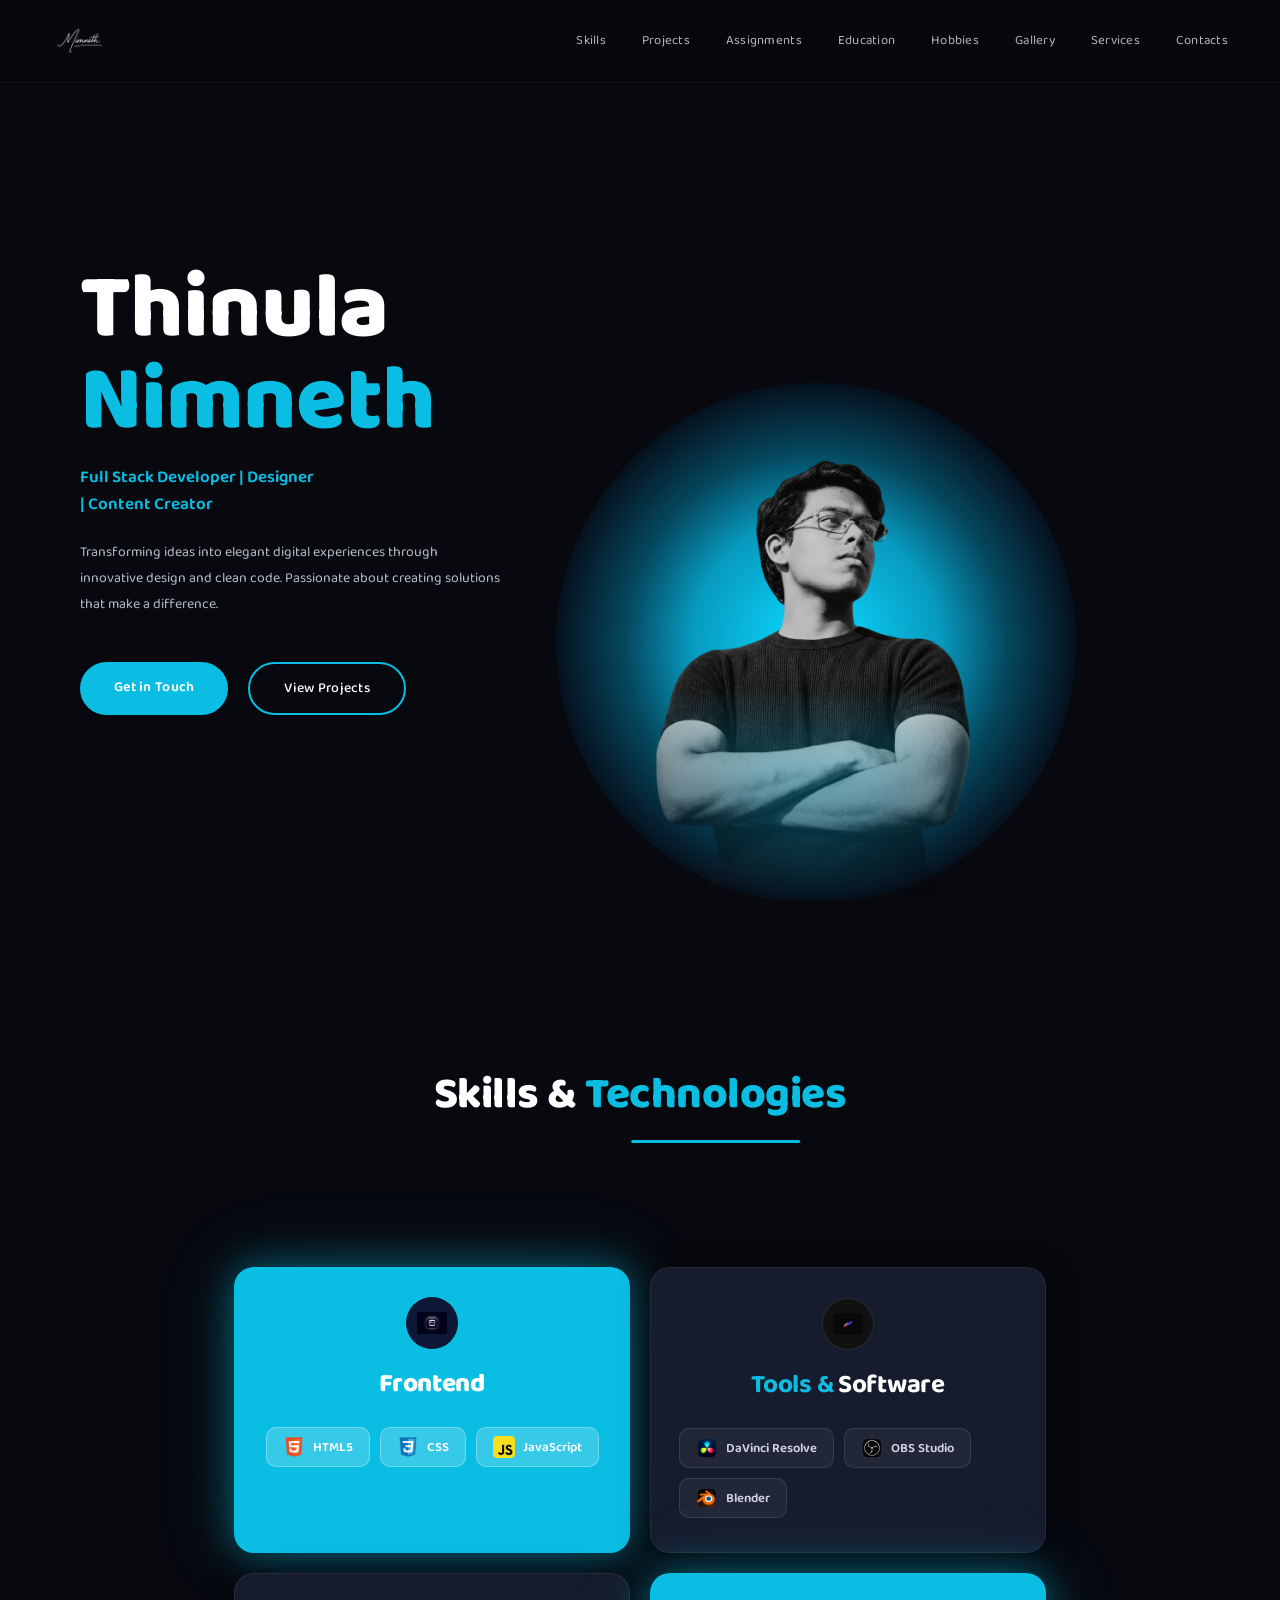
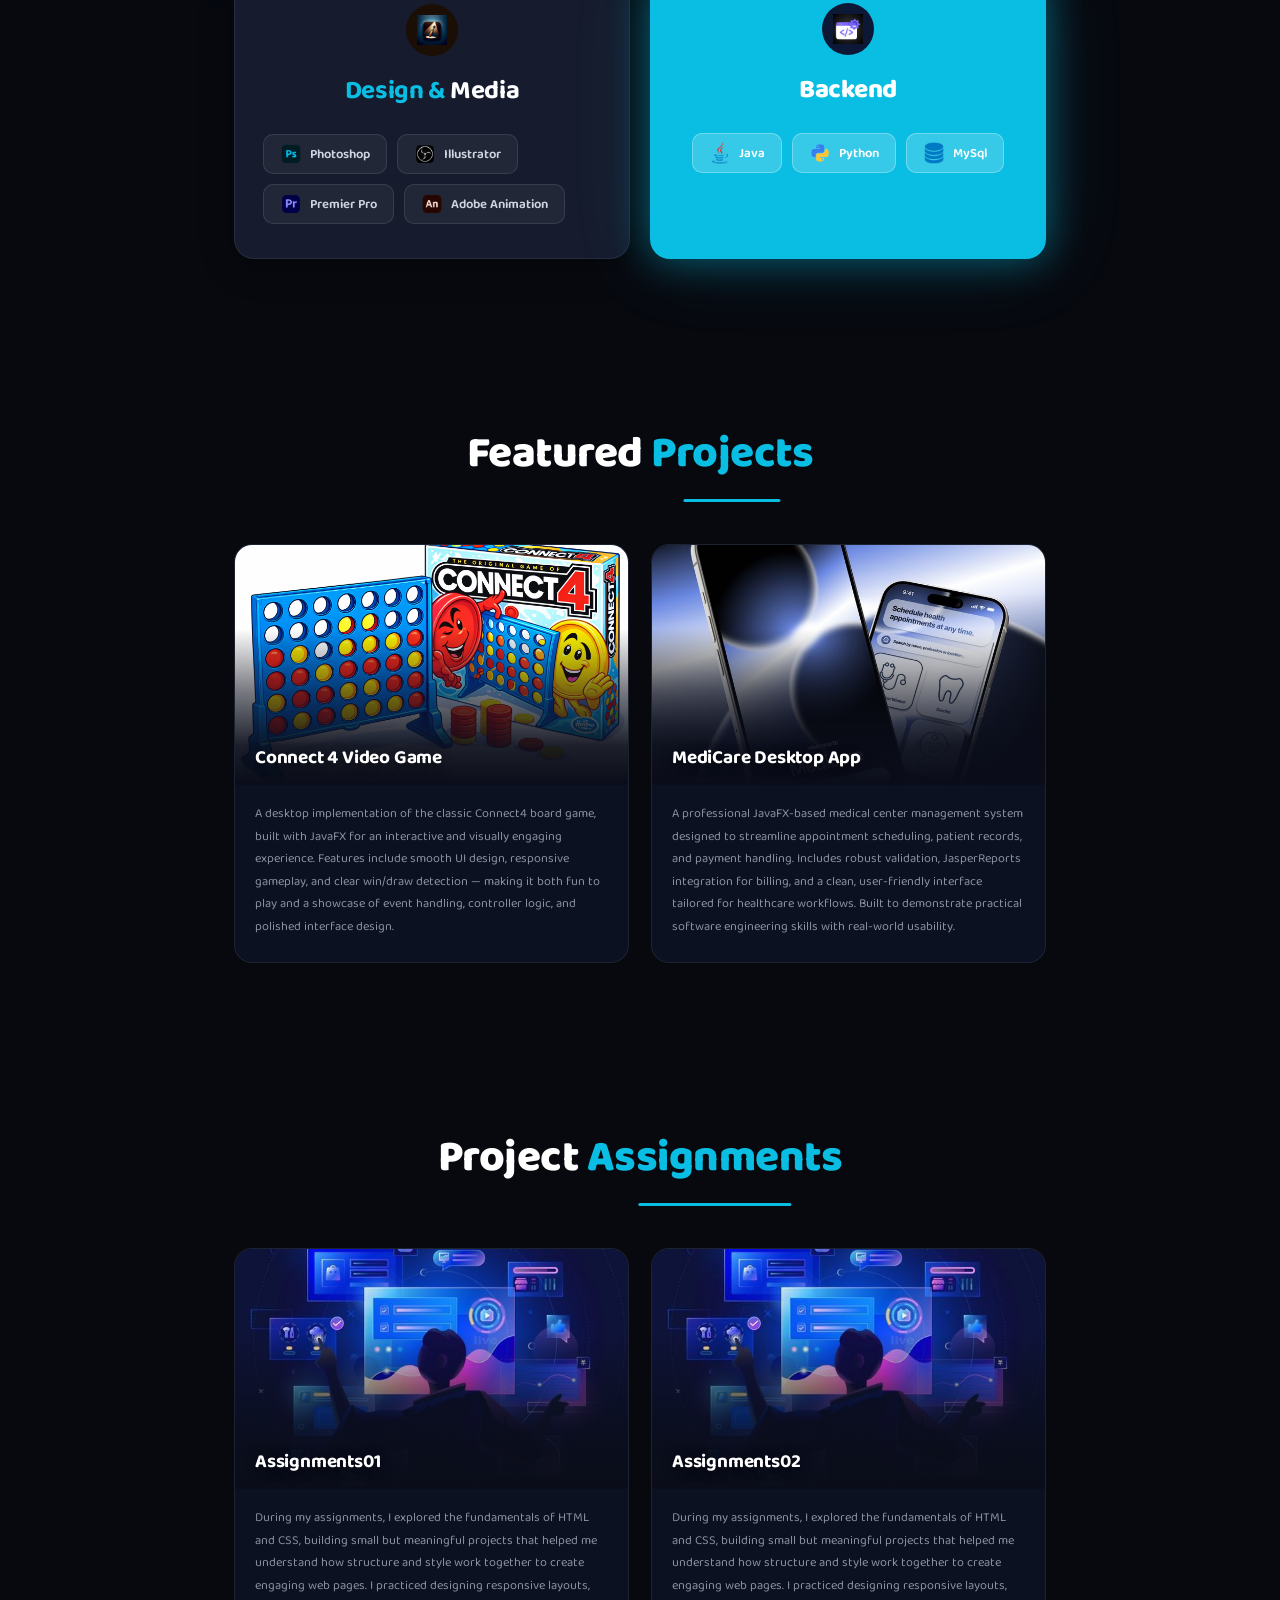
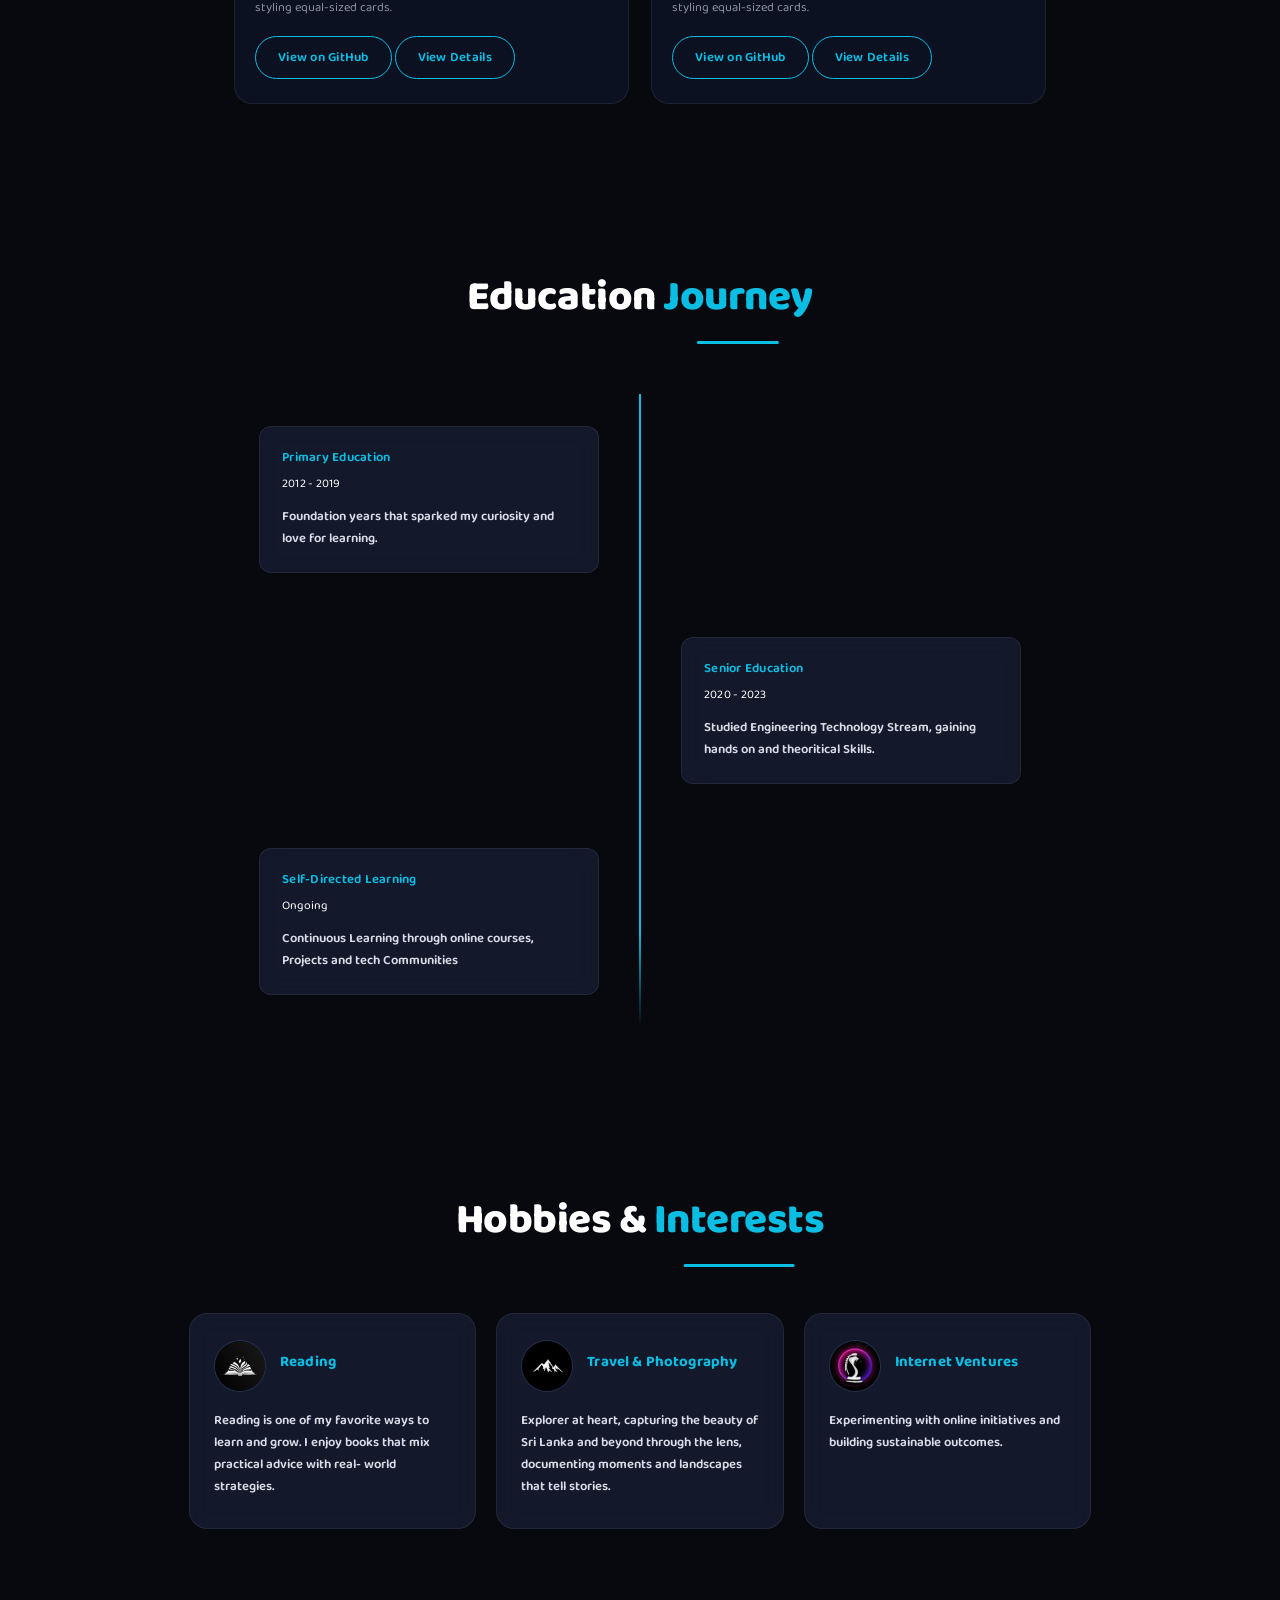
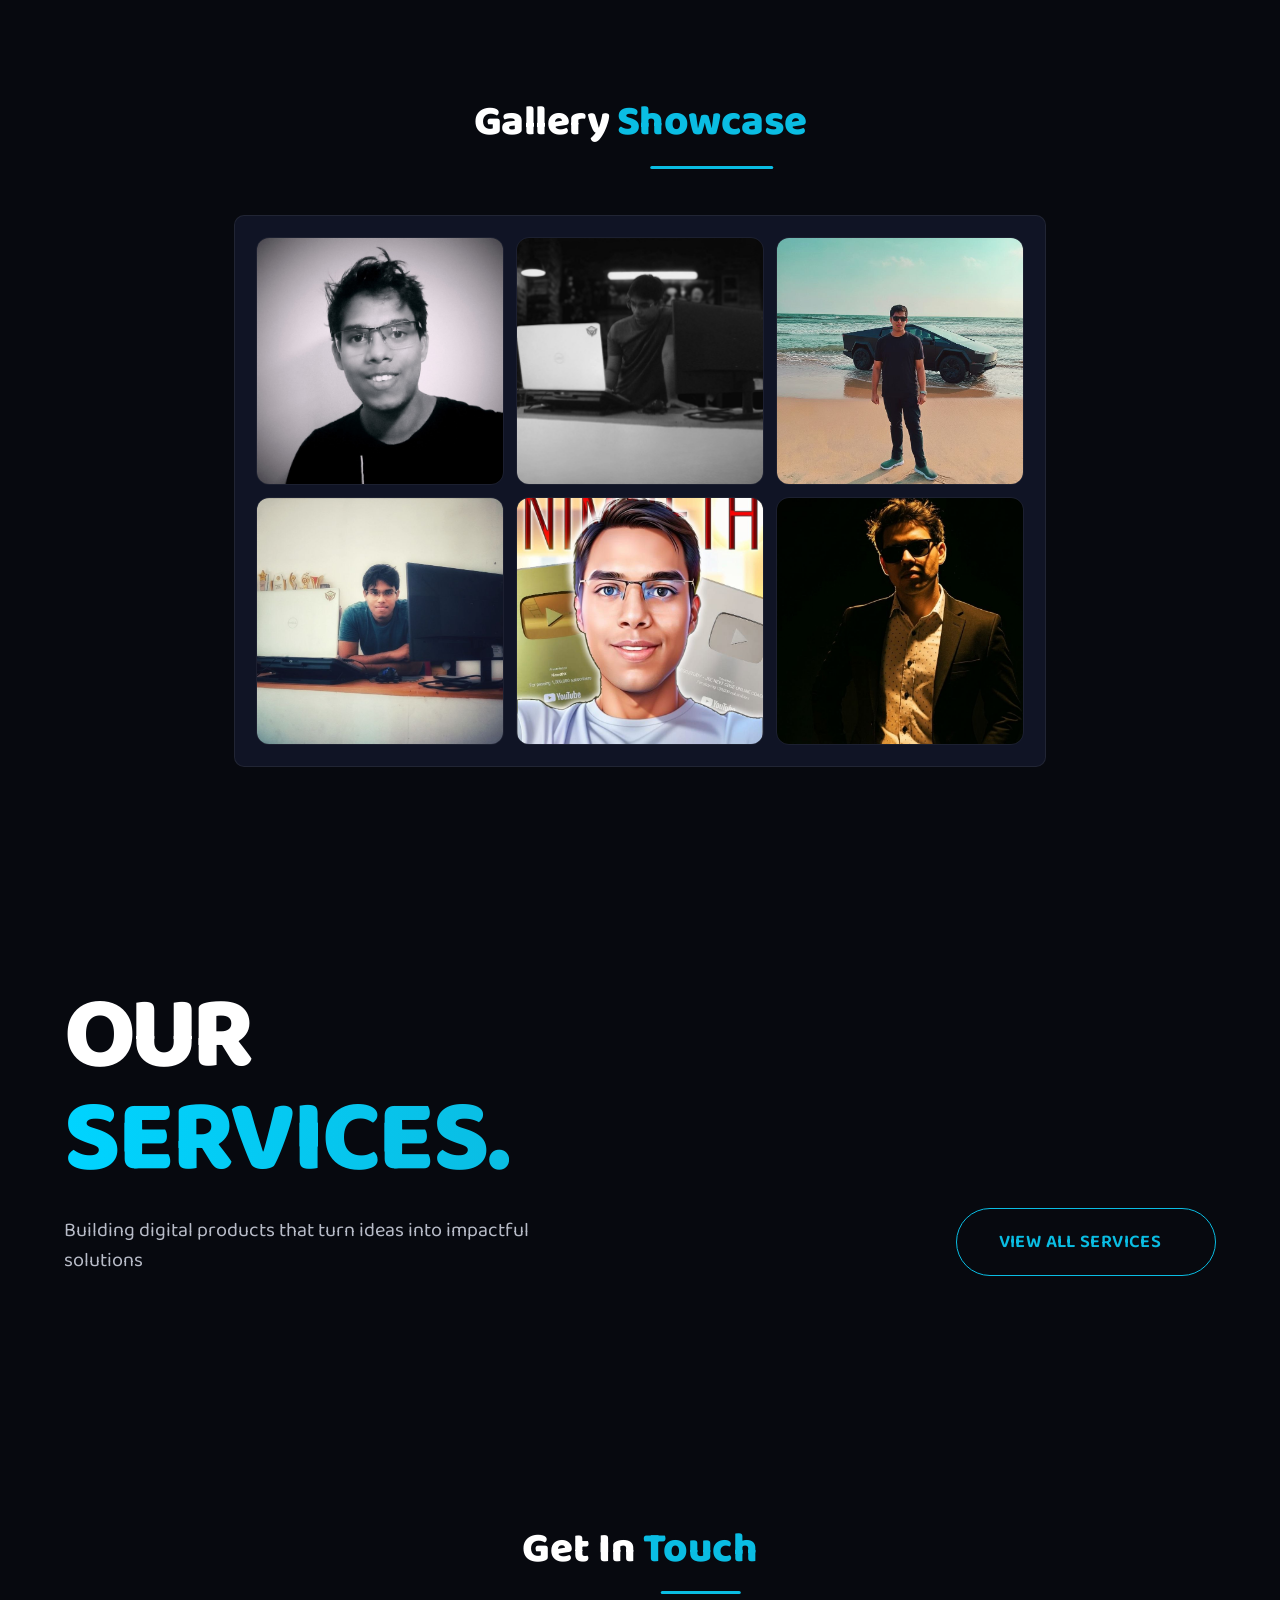
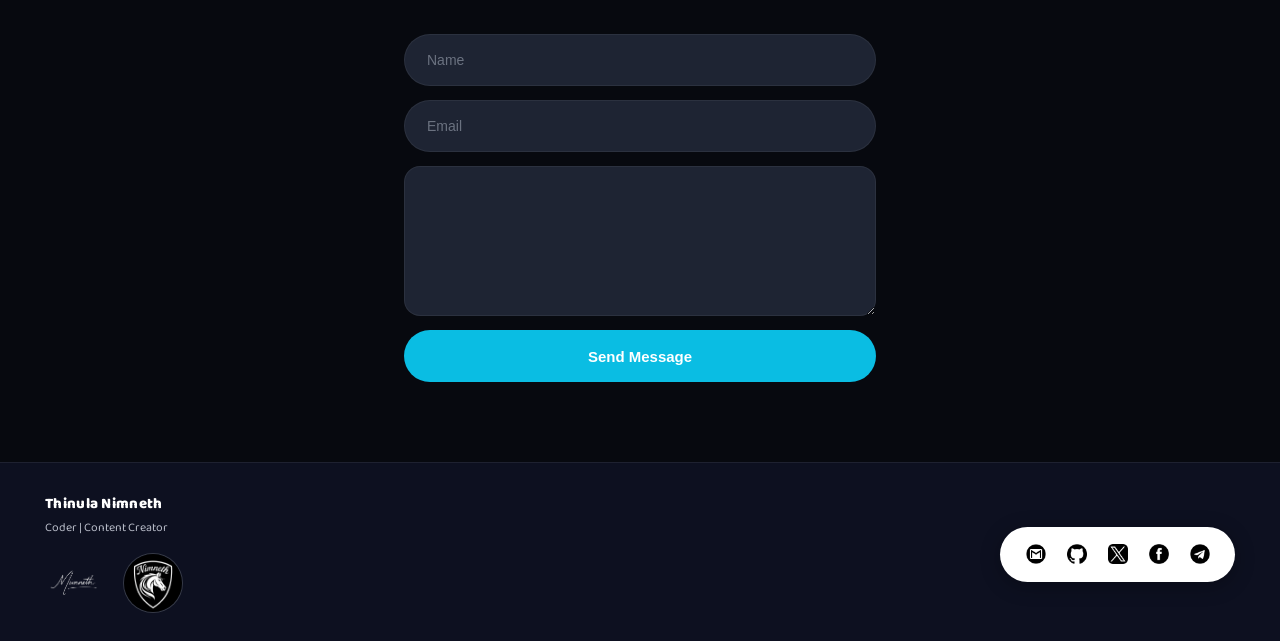
<file: index.html>
<!DOCTYPE html>
<html lang="en">
<head>
    <meta charset="UTF-8">
    <meta name="viewport" content="width=device-width, initial-scale=1.0">
    
    <title>Nimneth</title>


    <!-- google link font -->

    <link rel="preconnect" href="https://fonts.googleapis.com">
    <link rel="preconnect" href="https://fonts.gstatic.com" crossorigin>
    <link href="https://fonts.googleapis.com/css2?family=Baloo+Bhai+2:wght@400;500;600;700;800&display=swap" rel="stylesheet">


    <!-- mylogoiconin_tab -->
     <link rel="icon" type="image" href="assets/signature.png">


    <link rel="stylesheet" href="style.css">

</head>


<body>

    
    
    <div id="navbar">

            <div class="nav-row1">
            <div class="nav-logo">
                <img src="assets/signature.png" alt="Nimneth">
               
            </div>

           <nav class="nav-right">
            <a href="#skills">Skills</a>
            <a href="#projects">Projects</a>
            <a href="#assignment">Assignments</a> 
            <a href="#education">Education</a>
            <a href="#hobbies">Hobbies</a>
            <a href="#gallery">Gallery</a>
            <a href="#services-pro">Services</a>
            <a href="#contacts">Contacts</a>
           </nav>


              <!-- burger button -->
             <button class="burger" id="burger" aria-label="Toggle menu">
               <span></span>
               <span></span>
               <span></span>
             </button>
           

        </div>


          
                   <!-- button -->

            <div class="mobile-menu" id="mobile-menu">
                 <a href="#skills">Skills</a>
                 <a href="#projects">Projects</a>
                 <a href="#assignment">Assignments</a>
                 <a href="#education">Education</a>
                 <a href="#hobbies">Hobbies</a>
                 <a href="#gallery">Gallery</a>
                 <a href="#services-pro">Services</a>
                 <a href="#contacts">Contacts</a>
             </div>



    </div>


    


 <section id="hero">

        

        <div class="hero-left">
            <h1 class="hero-name">
                <span class="name-white">Thinula</span>
                <span class="name-cyan">Nimneth</span>
            </h1>

            <p class="hero-role">
                Full Stack Developer | Designer<br>
                | Content Creator

            </p>

            <p class="hero-desc">
                 Transforming ideas into elegant digital experiences through
                 innovative design and clean code. Passionate about creating
                 solutions that make a difference.
            </p>


            <div class="hero-btns">
                <a href="#contacts" class="btn-solid" >Get in Touch</a>
                <a href="#projects" class="btn-outline" >View Projects</a>
            </div>

        </div>


        <div class="hero-right">
          <div class="hero-glow"></div>
            <div class="hero-photo">
                <img src="assets/profilepic.png" alt="profile image"
            </div>
        </div>




    </section>






 <!-- skills -->

 
<section class="skill-section" id="skills">

  <h2 class="skill-section  autoShow">
    Skills &amp;&nbsp;<span class="cyan">Technologies</span>
  </h2>

  <div class="skill-grid">

   

    <div class="card-cyan">
      <div class="card-layout">
        <div class="card-icon-frontend">
          <img src="assets/icons/frontend.jpg" alt="frontend">
        </div>

        <div class="card-title">Frontend</div>

        <div class="pills">
          <div class="pill">
            <img src="assets/icons/html.png" alt="html5"> HTML5
          </div>
          <div class="pill">
            <img src="assets/icons/css.png" alt="css"> CSS
          </div>
          <div class="pill">
            <img src="assets/icons/javascript.png" alt="javascript"> JavaScript
          </div>
        </div>
      </div>
    </div>


    

    <div class="card-dark">
      <div class="card-layout">
        <div class="card-icon-tools">
          <img src="assets/icons/tools.jpg" alt="tools">
        </div>

        <div class="card-title">
          <span class="t-cyan">Tools &amp;&nbsp;</span><span class="t-white">Software</span>
        </div>

        <div class="pills">
          <div class="pill">
            <img src="assets/icons/davinci.png" alt="davinci_resolve"> DaVinci Resolve
          </div>
          <div class="pill">
            <img src="assets/icons/obs.png" alt="obs_studio"> OBS Studio
          </div>
          <div class="pill">
            <img src="assets/icons/blender.png" alt="blender"> Blender
          </div>
        </div>
      </div>
    </div>

  

    <div class="card-dark">
      <div class="card-layout">
        <div class="card-icon-design">
          <img src="assets/icons/design.jpg" alt="Design">
        </div>

        <div class="card-title">
          <span class="t-cyan">Design &amp;&nbsp;</span><span class="t-white">Media</span>
        </div>

        <div class="pills">
          <div class="pill">
            <img src="assets/icons/psd.png" alt="Photoshop"> Photoshop
          </div>
          <div class="pill">
            <img src="assets/icons/obs.png" alt="illustrator"> Illustrator
          </div>
          <div class="pill">
            <img src="assets/icons/adobe_premiere_pro.png" alt="Premier Pro"> Premier Pro
          </div>
          <div class="pill">
            <img src="assets/icons/animation.png" alt="Adobe Animation"> Adobe Animation
          </div>
        </div>
      </div>
    </div>

   

    <div class="card-cyan">
      <div class="card-layout">
        <div class="card-icon-backend">
          <img src="assets/icons/backend.jpg" alt="backend">
        </div>

        <div class="card-title">Backend</div>

        <div class="pills">
          <div class="pill">
            <img src="assets/icons/java_original_logo_icon_146458 (1).png" alt="Java"> Java
          </div>
          <div class="pill">
            <img src="assets/icons/python.png" alt="Python"> Python
          </div>
          <div class="pill">
            <img src="assets/icons/database.png" alt="MySql"> MySql
          </div>
        </div>
      </div>
    </div>

    

  </div>
</section>








 <!-- projects i did dev -->



 <section class="project-section"  id="projects">

    <h2 class="heading  autoShow">
        Featured <span class="cyan">Projects</span>
    </h2>

    <div class="proj-grid">

        <div class="project-card">

            <div class="proj-img">
                <img src="assets/icons/Connect4Game.png" alt="Connect4 videoGame">
                <h3 class="project-title">Connect 4 Video Game</h3>
            </div>

            <div class="proj-body">
                <p class="proj-desc">
                     A desktop implementation of the classic Connect4 board game,
                     built with JavaFX for an interactive and visually engaging experience.
                     Features include smooth UI design, responsive gameplay, and
                     clear win/draw detection — making it both fun to play and a
                     showcase of event handling, controller logic, and polished
                     interface design.
                </p>
            </div>
        </div>



          <div class="project-card">

            <div class="proj-img">
                <img src="assets/icons/mediapp.jpg" alt="MediCare Desktop App">
                <h3 class="project-title">MediCare Desktop App</h3>
            </div>

            <div class="proj-body">
                <p class="proj-desc">
                      A professional JavaFX-based medical center management system
                      designed to streamline appointment scheduling, patient records,
                      and payment handling. Includes robust validation, JasperReports
                      integration for billing, and a clean, user-friendly interface tailored for
                      healthcare workflows. Built to demonstrate practical software
                      engineering skills with real-world usability.
                </p>
            </div>
        </div>

    </div>


 </section>










 <!-- assignments sec -->




<section class="assignment-section" id="assignment">

  <h2 class="heading  autoShow">
    Project <span class="cyan">Assignments</span>
  </h2>


  <div class="assignment-grid">


    

    <div class="assignment-card">
      
      <div class="assignment-img">
        <img src="assets/icons/assignment.jpg" alt="Connect4 videoGame">
        <h3 class="assignment-title">Assignments01</h3>
      </div>
      <div class="assignment-body">

        <p class="assignment-desc">
          During my assignments, I explored the fundamentals of HTML and CSS, 
          building small but meaningful projects that helped me understand how 
          structure and style work together to create engaging web pages. I practiced
           designing responsive layouts, styling equal-sized cards.
       
        </p>

        <a href="https://github.com/ThinulaNimneth/CSS-EX-3"
           target="_blank" class="assignment-btn">
          View on GitHub
        </a>

        <a href="assignment_details01.html" class="assignment-btn">
        View Details
      </a>

      </div>
    </div>



    <div class="assignment-card">

      <div class="assignment-img">
        <img src="assets/icons/assignment.jpg" alt="MediCare Desktop App">
        <h3 class="assignment-title">Assignments02</h3>  
      </div>
      <div class="assignment-body">
        <p class="assignment-desc">

         During my assignments, I explored the fundamentals of HTML and CSS, 
          building small but meaningful projects that helped me understand how 
          structure and style work together to create engaging web pages. I practiced
           designing responsive layouts, styling equal-sized cards.
        </p>

        <a href="https://github.com/ThinulaNimneth/CSS-EX-4"
           target="_blank" class="assignment-btn">
          View on GitHub
        </a>  

        <a href="assignment_details02.html" class="assignment-btn">
        View Details
      </a>
      </div>
    </div>

  </div>

</section>








   <!-- education section dev -->



<section class="edu-section" id="education">

  <h2 class="heading autoShow">
    Education <span class="cyan">Journey</span>
  </h2>

  <div class="timeline">


    <div class="timeline-line"></div>

    <div class="tl-left">
      <div class="edu-card  fadeUP ">
        <div class="card-title">Primary Education</div>
        <div class="card-date">2012 - 2019</div>
        <p class="card-desc">
          Foundation years that sparked my curiosity
          and love for learning.
        </p>
      </div>
    </div>

    <div class="tl-spacer-right"></div>

    <div class="tl-spacer-left"></div>


    <div class="tl-right">

      <div class="edu-card fadeUP">
        <div class="card-title">Senior Education</div>
        <div class="card-date">2020 - 2023</div>
        <p class="card-desc">
          Studied Engineering Technology Stream,
          gaining hands on and theoritical Skills.
        </p>
      </div>

    </div>


    <div class="tl-left">
      <div class="edu-card fadeUP">
        <div class="card-title">Self-Directed Learning</div>
        <div class="card-date">Ongoing</div>
        <p class="card-desc">
          Continuous Learning through online courses,
          Projects and tech Communities
        </p>
      </div>
    </div>
    <div class="tl-spacer_right"></div>

  </div>

</section>


    




<!-- hobbies develop -->



<section class="hobbies-section" id="hobbies">

  <h2 class="sec-heading  autoShow" >
    Hobbies &amp; <span class="cyan">Interests</span>
  </h2>


  <div class="hobbies-grid">


    <div class="hobby-card">
      <div class="card-header">
        <div class="icon-circle">
          <img src="assets/icons/book.jpg" alt="Reading"/>
        </div>
        <span class="card-title">Reading</span>
      </div>
      <p class="card-desc">
        Reading is one of my favorite ways
        to learn and grow. I enjoy books
        that mix practical advice with real-
        world strategies.
      </p>
    </div>


    <div class="hobby-card">
      <div class="card-header">
        <div class="icon-circle">
          <img src="assets/icons/travel.jpg" alt="Travel & Photography"/>
        </div>
        <span class="card-title">Travel &amp; Photography</span>
      </div>
      <p class="card-desc">
        Explorer at heart, capturing the
        beauty of Sri Lanka and beyond
        through the lens, documenting
        moments and landscapes that tell
        stories.
      </p>
    </div>


    <div class="hobby-card">
      <div class="card-header">
        <div class="icon-circle">
          <img src="assets/icons/hustling.png" alt="Internet Ventures"/>
        </div>
        <span class="card-title">Internet Ventures</span>
      </div>
      <p class="card-desc">
        Experimenting with online
        initiatives and building sustainable
        outcomes.
      </p>
    </div>

  </div>


</section>








<!-- gallery dev -->

<section class="gallery-section  autoShow" id="gallery">

  <h2 class="sec-heading">
    Gallery <span class="cyan">Showcase</span>
  </h2>


  <div class="gallery-container">

    <div class="gallery-grid">

      <div class="gal-cell">
        <img src="assets/galleryImages/img05Prof.jpg" alt="gallery_image" class="imageReveal">
      </div>

      <div class="gal-cell">
        <img src="assets/galleryImages/img06Batman.jpg" alt="gallery_image" class="imageReveal">
      </div>

      <div class="gal-cell">
        <img src="assets/galleryImages/img04Tesla.jpg" alt="gallery_image" class="imageReveal"> 
      </div>

      <div class="gal-cell">
        <img src="assets/galleryImages/img03Desk.jpg" alt="gallery_image" class="imageReveal">
      </div>

      <div class="gal-cell">
        <img src="assets/galleryImages/img02YT.jpg" alt="gallery_image" class="imageReveal">
      </div>

      <div class="gal-cell">
        <img src="assets/galleryImages/img01.jpg" alt="gallery_image" class="imageReveal">
      </div>

    </div>

  </div>

</section>




<!-- services develop -->



<section  id="services-pro" class="services-section_web">


  <div class="services-wrapper_web">

    <div class="services-txt_web">

      <h1 class="services-title_web  ">
        OUR <br> <span class="services-highlights ">SERVICES.</span>
      </h1>

      <P class="services-subtitle_web  ">
        Building digital products that turn ideas into impactful solutions
      </P>
    </div>



    <a href="services.html" class="services-btn-web">
      VIEW ALL SERVICES
        <span class="arrow"></span>


    </a>

  </div>





</section>







<!-- Contacts -->



<section class="contact-section" id="contacts">


    <h2 class="sec-heading autoShow">
        Get In <span class="cyan">Touch</span>
    </h2>


     <!--formsfree website connect to email-->
    <form class="contact-form" id="contact-form" action="https://formspree.io/f/xjgpjwzq" method="post" >


        <input class="form-input" name="name"   type="text"  placeholder="Name" required >

        <input  class="form-input" name="email"  type="email"  placeholder="Email" required >

        <textarea  class="form-textarea" name="message"  placeholder="Message" required >  </textarea>

        <button type="submit" class="btn-send"  id="send-btn" >
            Send Message
        </button>
        

    </form>

</section>





<!-- footer dev -->

<footer class="footer">


  <div class="footer-left">

    <div class="footer-info">
      <div class="footer-name">Thinula Nimneth</div>
      <div class="footer-tag">Coder | Content Creator</div>
    </div>


    <div class="footer-logo">

      <img src="assets/signaturelogo.png" alt="signatureimg">

      <div class="footer-badge">
        <img src="assets/icons/brandLogo.png" alt="logobusiness">
      </div>

    </div>

  </div>



  <div class="footer-socials">



    <a href="mailto:nimnethnetwork@gmail.com" title="Email" target="_blank">
      <img src="assets/icons/gmail_icon.png"  alt="email">
    </a>



    <a href="https://github.com/ThinulaNimneth" title="GitHub" target="_blank">
      <img src="assets/icons/githu.png" alt="github">
    </a>



    <a href="https://x.com/NimnethX" title="X (Twitter)" target="_blank">
      <img src="assets/icons/xlogo.png" alt="twitter">
    </a>



    <a href="https://www.facebook.com/share/18ZjLNbS27/" title="Facebook" target="_blank">
      <img src="assets/icons/fbicon.png" alt="Facebook">
    </a>



    <a href="http://t.me/NIMNETHphionix" title="Telegram" target="_blank">
      <img src="assets/icons/telegram.png" alt="telegram">
    </a>



  </div>



</footer>












     <script src="script.js"></script>
</body>
</html>
</file>
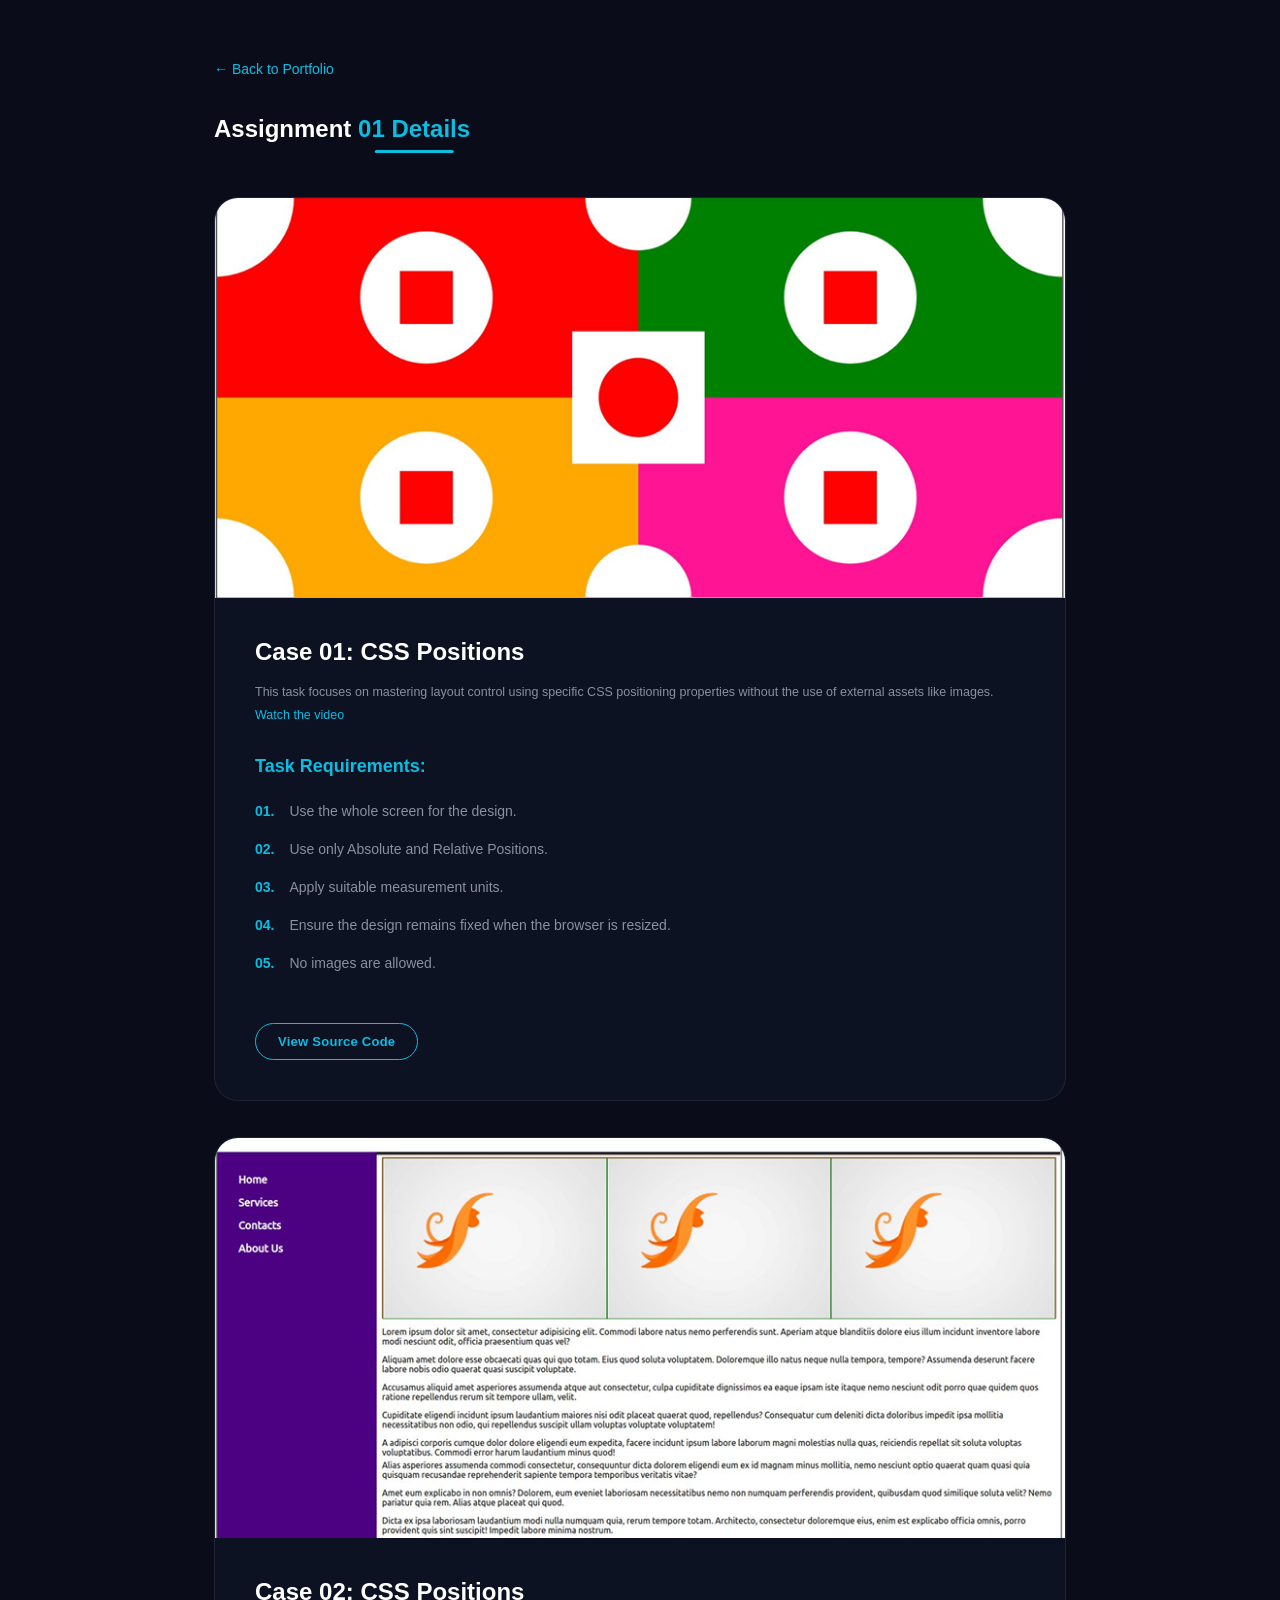
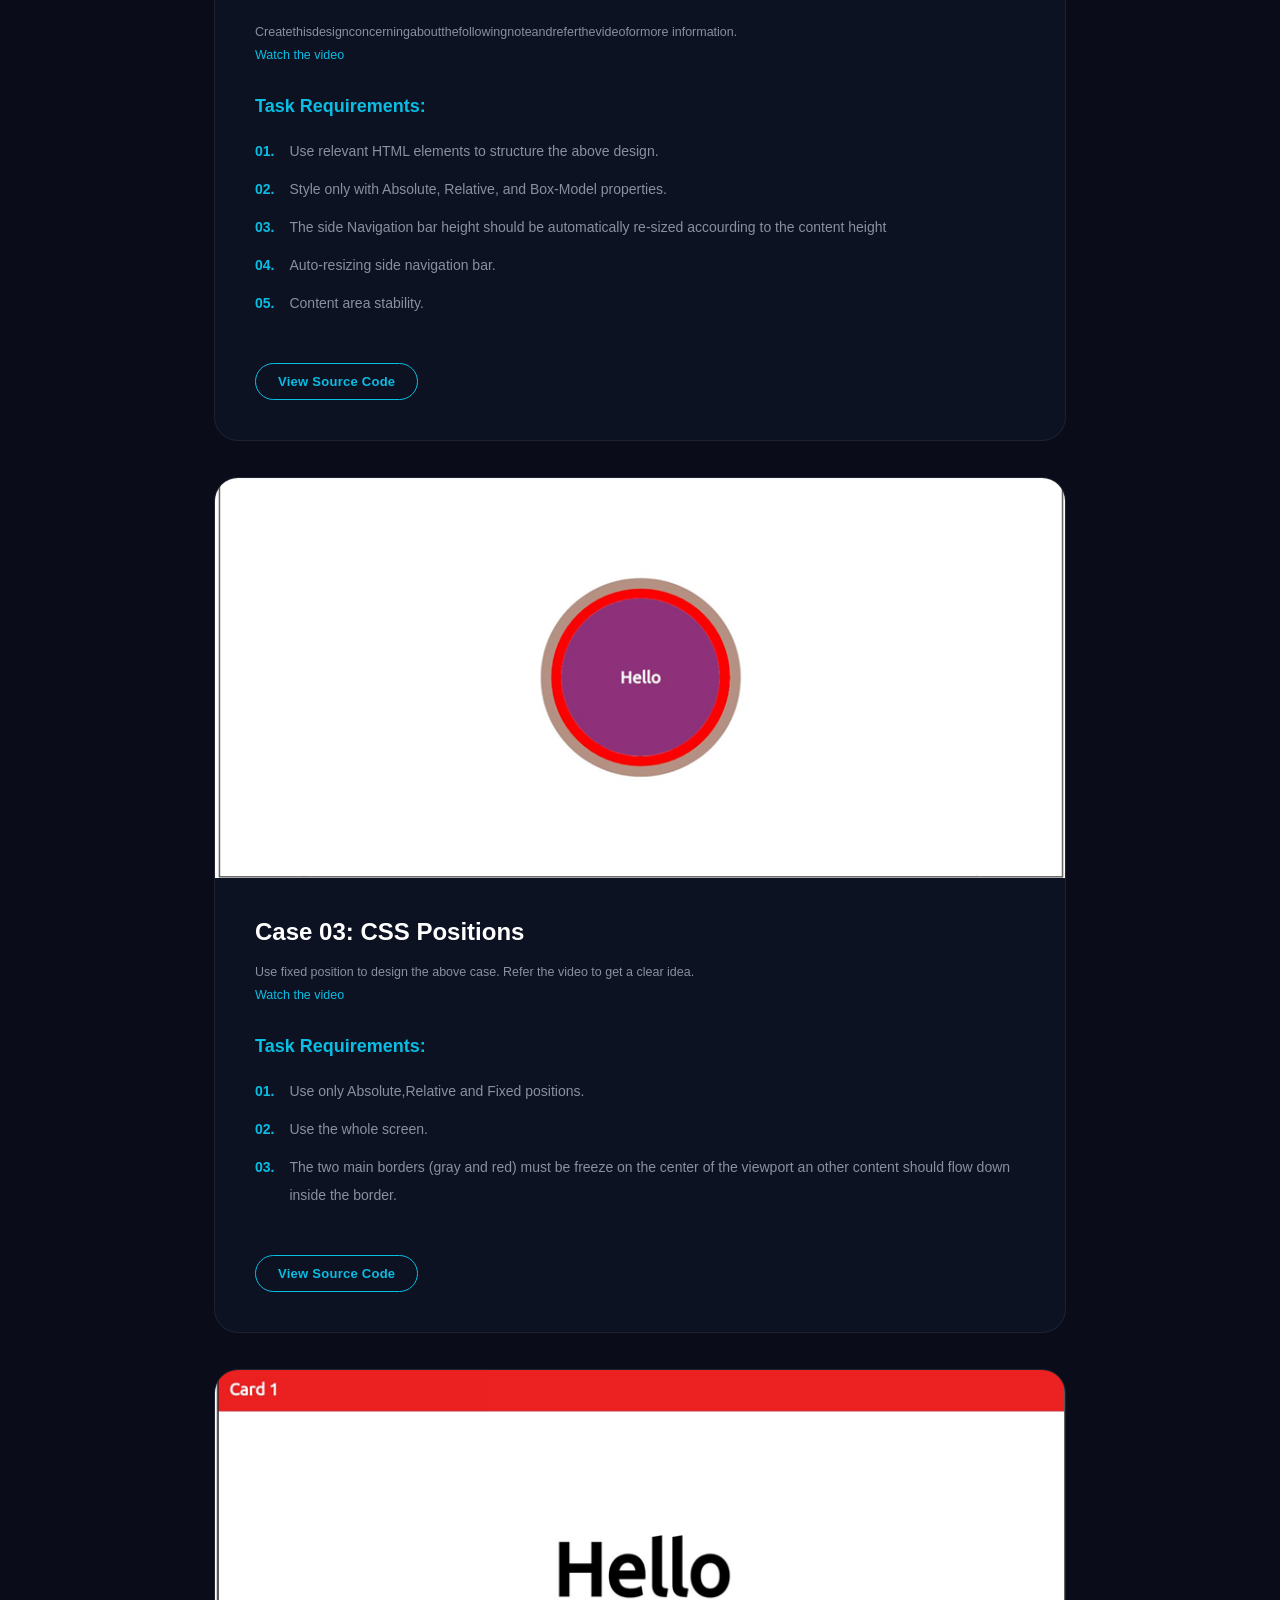
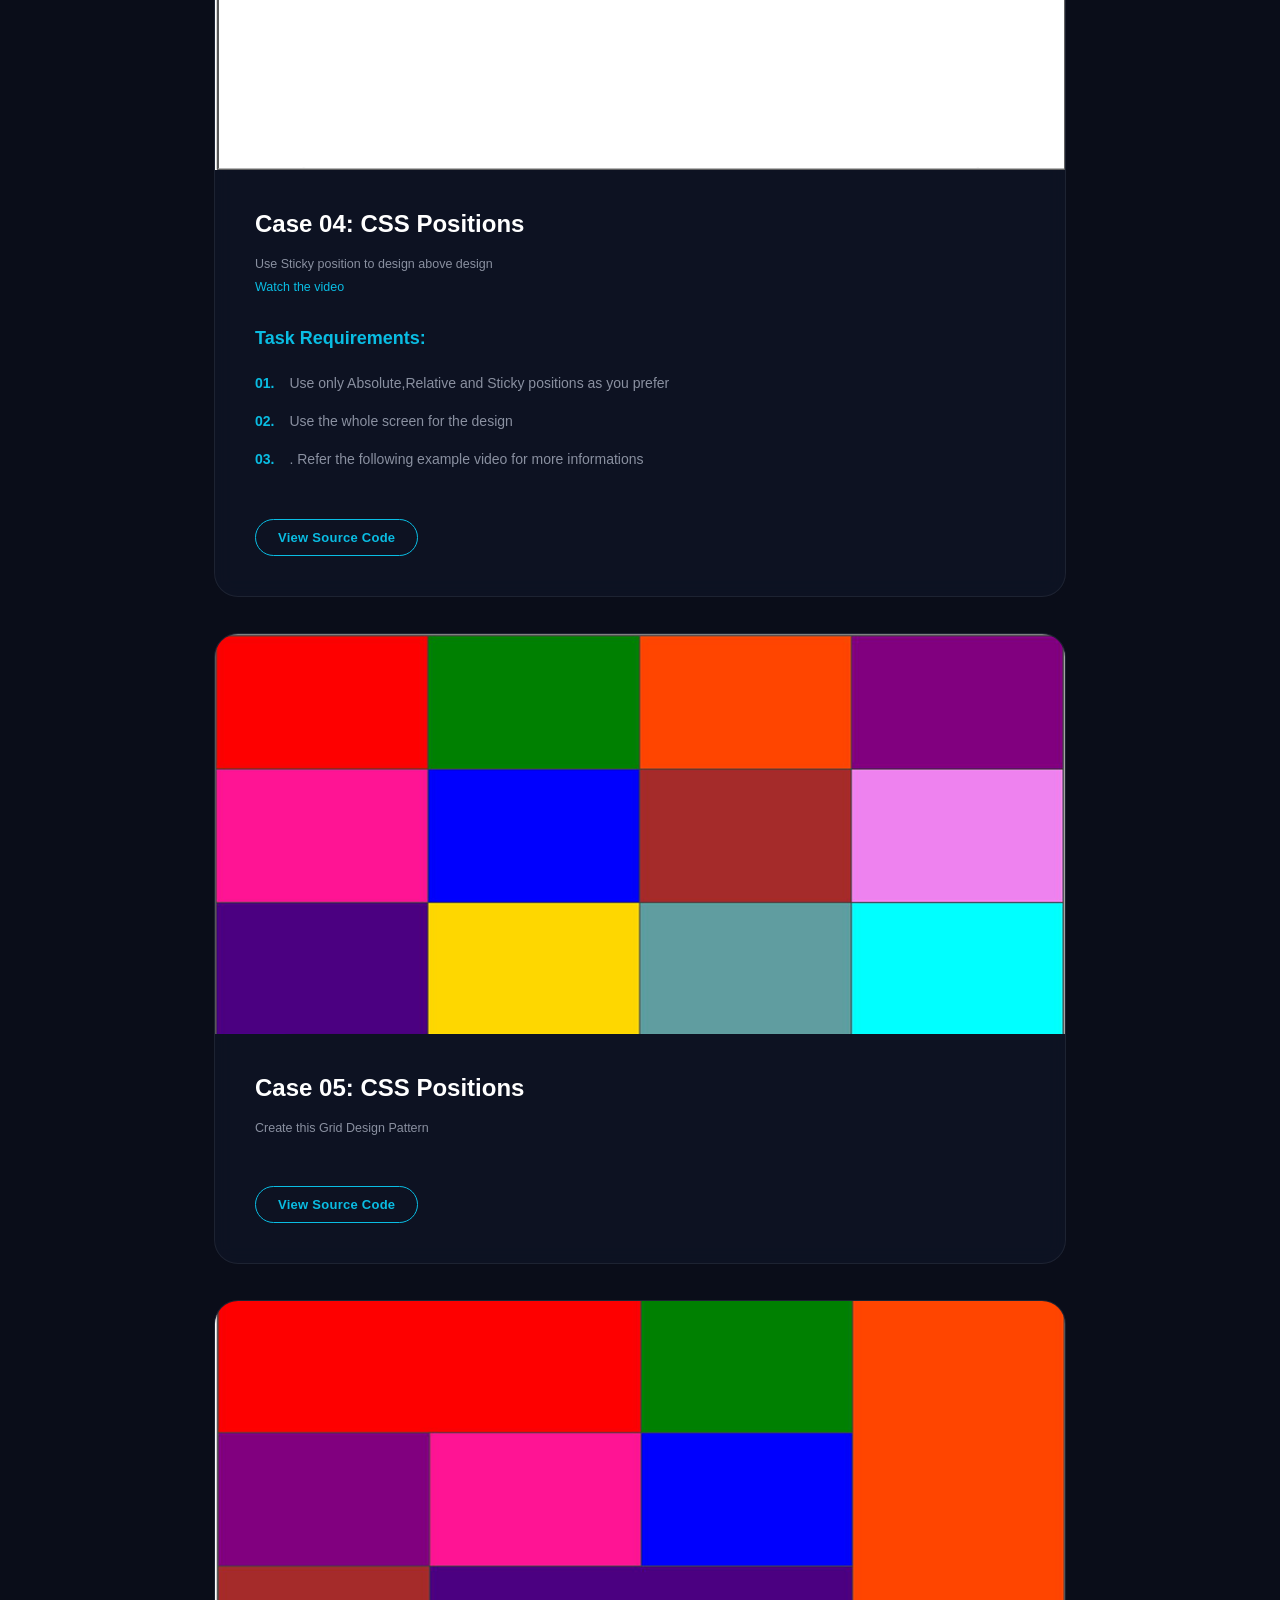
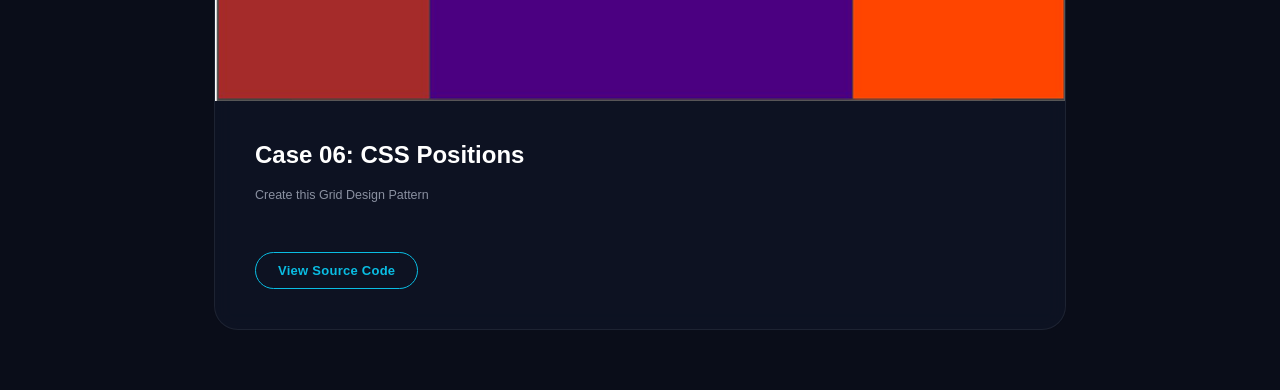
<file: assignment_details01.html>
<!DOCTYPE html>
<html lang="en">
<head>
  <meta charset="UTF-8">
  <meta name="viewport" content="width=device-width, initial-scale=1.0">
  <title>Assignment Details - Case 01</title>
  <link rel="stylesheet" href="style.css"> 
   
</head>

<body class="details-body">





  <section class="details-container">

    <a href="index.html" class="back-link">← Back to Portfolio</a>
    <br><br>

    <h2 class="heading">Assignment <span class="cyan">01 Details</span></h2>

    <br><br><br>


    <div class="details-card">
      <div class="image-container">
        <img src="assets/assignment_img/s01.png" alt="Case 01 CSS Design Preview">
      </div>

      <div class="content-wrapper">
        <h3 class="sub-heading">Case 01: CSS Positions</h3>
        <p class="assignment-desc">
          This task focuses on mastering layout control using specific CSS positioning properties 
          without the use of external assets like images. <br>

          <a href="https://youtu.be/bVa2NcYX9DE" target="_blank" class="video-link">Watch the video</a>
        </p>

        <h4 class="task-title">Task Requirements:</h4>
        <ul class="task-list">
          <li><span>01.</span> Use the whole screen for the design.</li>
          <li><span>02.</span> Use only Absolute and Relative Positions.</li>
          <li><span>03.</span> Apply suitable measurement units.</li>
          <li><span>04.</span> Ensure the design remains fixed when the browser is resized.</li>
          <li><span>05.</span> No images are allowed.</li>
        </ul>

        <div class="action-links">
          <a href="https://github.com/ThinulaNimneth/CSS-EX-3/tree/master/Case-01" target="_blank" class="assignment-btn">View Source Code</a>
          
        </div>
      </div>
    </div>


<br><br>


     <div class="details-card">
      <div class="image-container">
        <img src="assets/assignment_img/s02.png" alt="Case 01 CSS Design Preview">
      </div>

      <div class="content-wrapper">
        <h3 class="sub-heading">Case 02: CSS Positions</h3>
        <p class="assignment-desc">
          Createthisdesignconcerningaboutthefollowingnoteandreferthevideoformore
          information. <br>

          <a href="https://youtu.be/drlPgs67aXI" target="_blank" class="video-link">Watch the video</a>
        </p>

        <h4 class="task-title">Task Requirements:</h4>
        <ul class="task-list">
          <li><span>01.</span> Use relevant HTML elements to structure the above design.</li>
          <li><span>02.</span> Style only with Absolute, Relative, and Box‑Model properties.</li>
          <li><span>03.</span> The side Navigation bar height should be automatically re-sized accourding to the content height</li>
          <li><span>04.</span> Auto‑resizing side navigation bar.</li>
          <li><span>05.</span> Content area stability.</li>
        </ul>

        <div class="action-links">
          <a href="https://github.com/ThinulaNimneth/CSS-EX-3/tree/master/Case%20-02" target="_blank" class="assignment-btn">View Source Code</a>
          
        </div>
      </div>
    </div>


<br><br>


     <div class="details-card">
      <div class="image-container">
        <img src="assets/assignment_img/s03.png" alt="Case 01 CSS Design Preview">
      </div>

      <div class="content-wrapper">
        <h3 class="sub-heading">Case 03: CSS Positions</h3>
        <p class="assignment-desc">
          Use fixed position to design the above case. Refer the video to get a clear idea. <br>

          <a href="https://youtu.be/qp322mFSI9c" target="_blank" class="video-link">Watch the video</a>
        </p>

        <h4 class="task-title">Task Requirements:</h4>
        <ul class="task-list">
          <li><span>01.</span>  Use only Absolute,Relative and Fixed positions.</li>
          <li><span>02.</span>  Use the whole screen.</li>
          <li><span>03.</span> The two main borders (gray and red) must be freeze on the center of the viewport an other content should flow down inside the border.</li>

        </ul>

        <div class="action-links">
          <a href="https://github.com/ThinulaNimneth/CSS-EX-3/tree/master/Case-03" target="_blank" class="assignment-btn">View Source Code</a>
          
        </div>
      </div>
    </div>


    <br><br>


     <div class="details-card">
      <div class="image-container">
        <img src="assets/assignment_img/s04.png" alt="Case 01 CSS Design Preview">
      </div>

      <div class="content-wrapper">
        <h3 class="sub-heading">Case 04: CSS Positions</h3>
        <p class="assignment-desc">
          Use Sticky position to design above design  <br>

          <a href="https://youtu.be/XnglcYJknxc" target="_blank" class="video-link">Watch the video</a>
        </p>

        <h4 class="task-title">Task Requirements:</h4>
        <ul class="task-list">
          <li><span>01.</span> Use only Absolute,Relative and Sticky positions as you prefer</li>
          <li><span>02.</span>  Use the whole screen for the design</li>
          <li><span>03.</span>. Refer the following example video for more informations</li>

        </ul>

        <div class="action-links">
          <a href="https://github.com/ThinulaNimneth/CSS-EX-3/tree/master/Case-04" target="_blank" class="assignment-btn">View Source Code</a>
          
        </div>
      </div>
    </div>




        <br><br>


     <div class="details-card">
      <div class="image-container">
        <img src="assets/assignment_img/s05.png" alt="Case 01 CSS Design Preview">
      </div>

      <div class="content-wrapper">
        <h3 class="sub-heading">Case 05: CSS Positions</h3>
        <p class="assignment-desc">
          Create this Grid Design Pattern <br>

         
        </p>

        
        <ul class="task-list">


        </ul>

        <div class="action-links">
          <a href="https://github.com/ThinulaNimneth/CSS-EX-3/tree/master/Case-05" target="_blank" class="assignment-btn">View Source Code</a>
          
        </div>
      </div>
    </div>



    
        <br><br>


     <div class="details-card">
      <div class="image-container">
        <img src="assets/assignment_img/s06.png" alt="Case 01 CSS Design Preview">
      </div>

      <div class="content-wrapper">
        <h3 class="sub-heading">Case 06: CSS Positions</h3>
        <p class="assignment-desc">
          Create this Grid Design Pattern  <br>

         
        </p>

        
        <ul class="task-list">


        </ul>

        <div class="action-links">
          <a href="https://github.com/ThinulaNimneth/CSS-EX-3/tree/master/Case-06" target="_blank" class="assignment-btn">View Source Code</a>
          
        </div>
      </div>
    </div>


  </section>

</body>
</html>
</file>
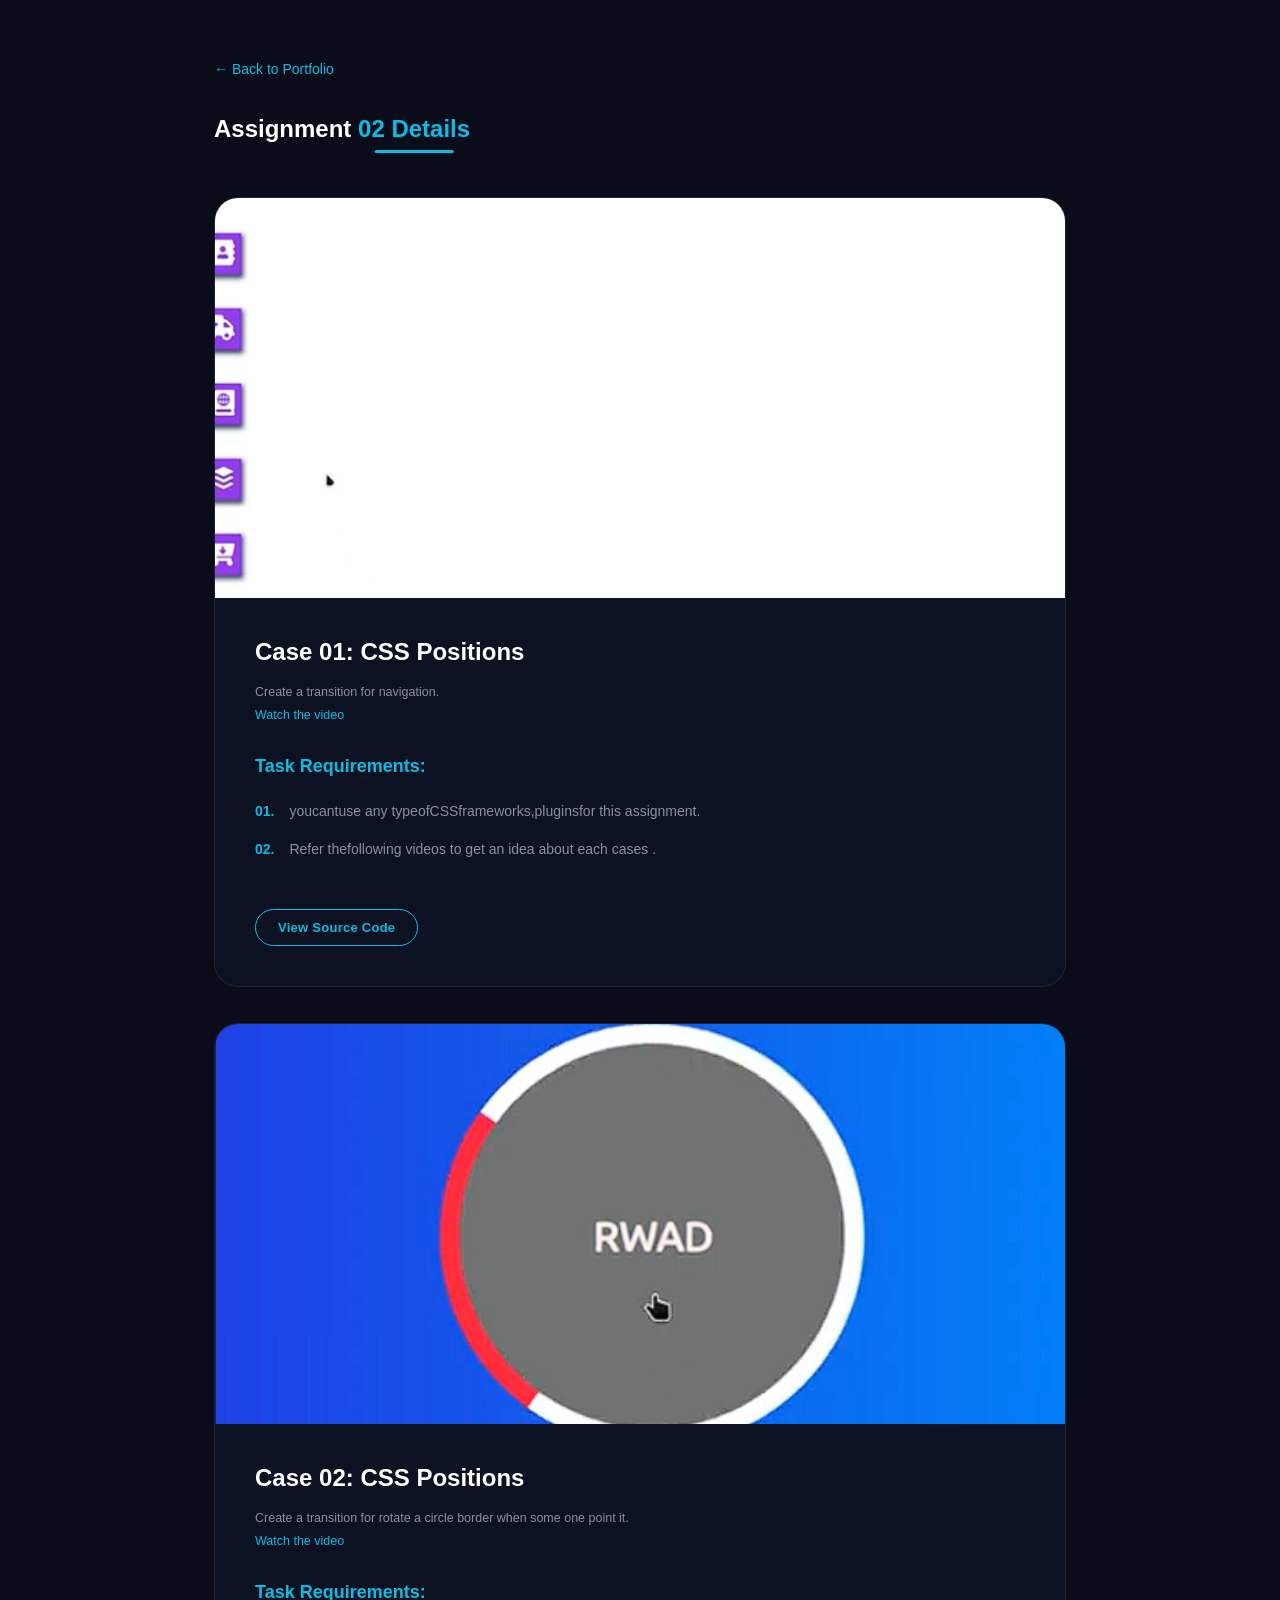
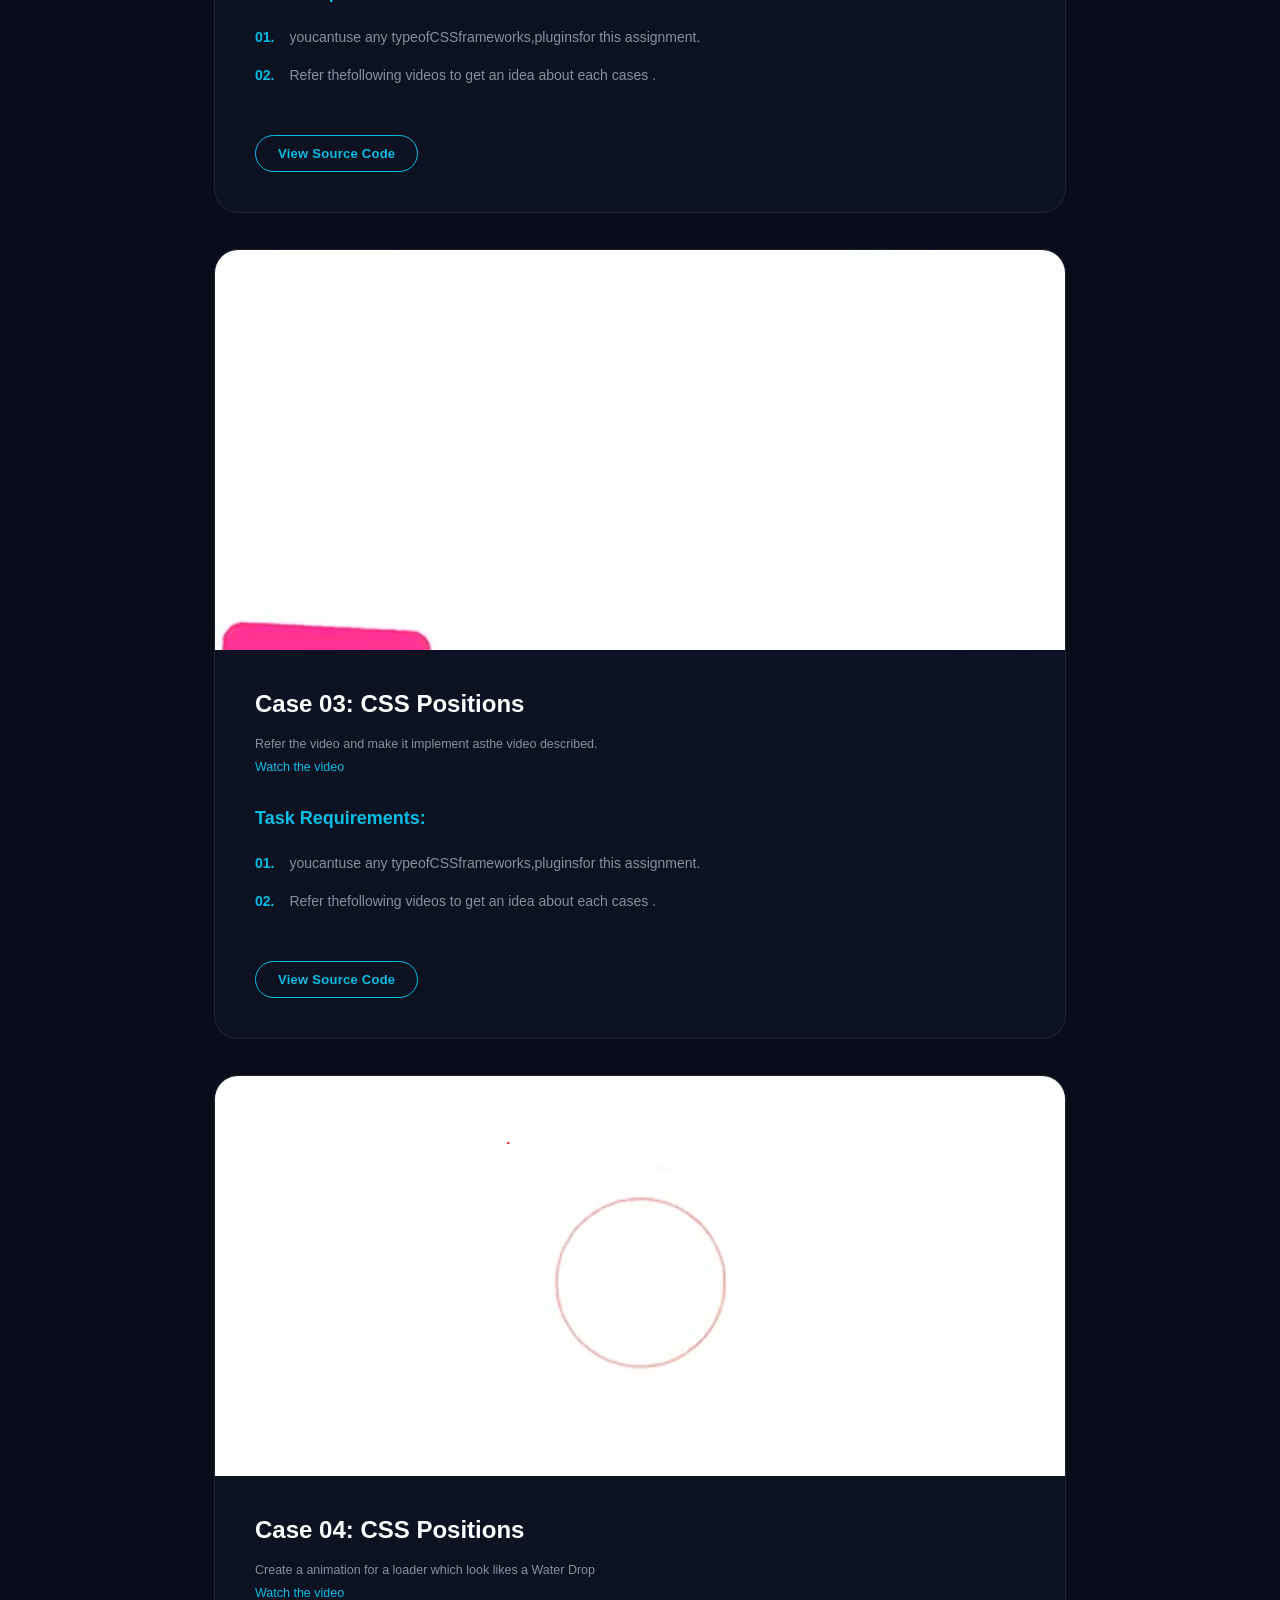
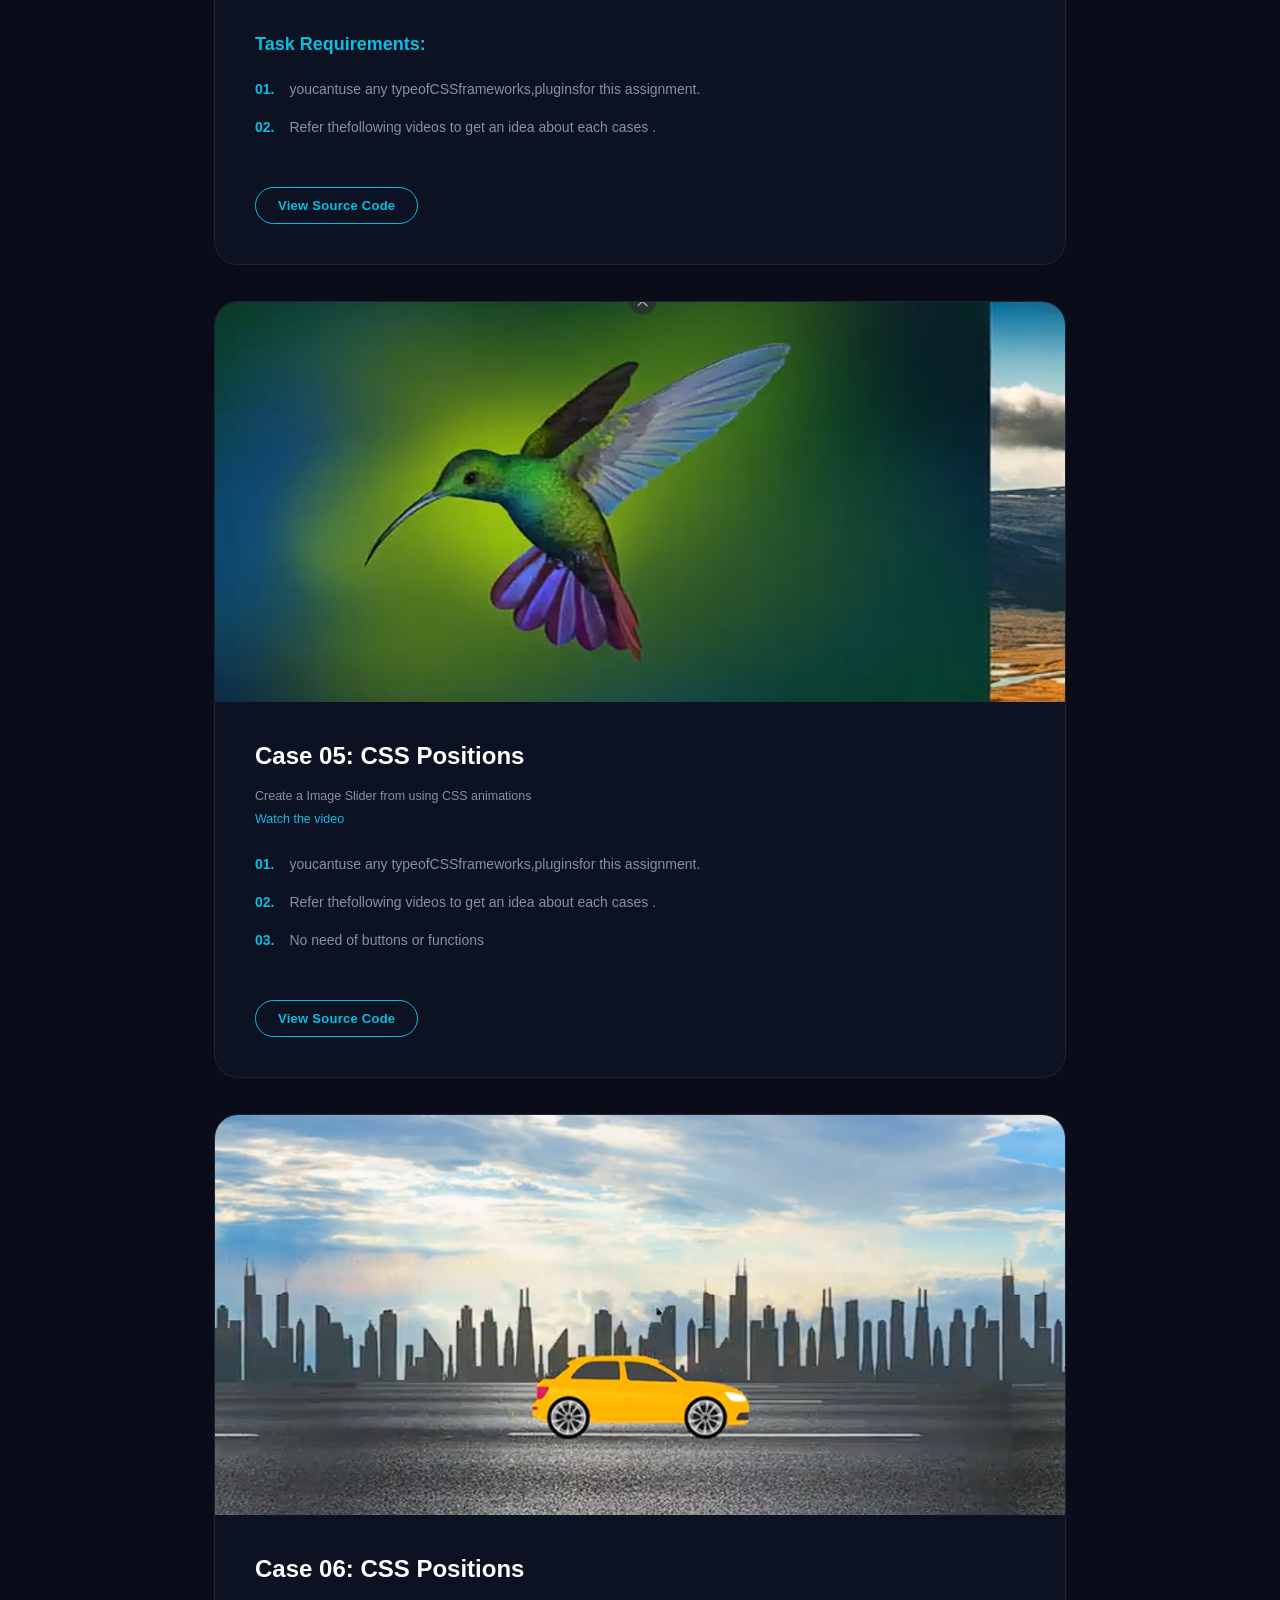
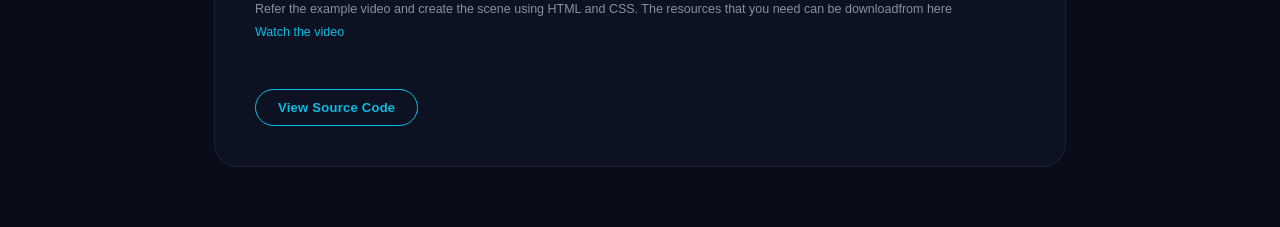
<file: assignment_details02.html>
<!DOCTYPE html>
<html lang="en">
<head>
  <meta charset="UTF-8">
  <meta name="viewport" content="width=device-width, initial-scale=1.0">
  <title>Assignment Details - Case 02</title>
  <link rel="stylesheet" href="style.css"> 
   
</head>

<body class="details-body">





  <section class="details-container">

    <a href="index.html" class="back-link">← Back to Portfolio</a>
    <br><br>

    <h2 class="heading">Assignment <span class="cyan">02 Details</span></h2>

    <br><br><br>


    <div class="details-card">
      <div class="image-container">
        <img src="assets/assignment_img02/img01.png" alt="Case 01 CSS Design Preview">
      </div>

      <div class="content-wrapper">
        <h3 class="sub-heading">Case 01: CSS Positions</h3>
        <p class="assignment-desc">
           Create a transition for navigation. <br>
           <a href="https://youtu.be/XxBGmU2Ewa8" target="_blank" class="video-link">Watch the video</a>
        </p>

        <h4 class="task-title">Task Requirements:</h4>
        <ul class="task-list">
          <li><span>01.</span> youcantuse any typeofCSSframeworks,pluginsfor this assignment.</li>
          <li><span>02.</span> Refer thefollowing videos to get an idea about each cases .</li>
          
        </ul>

        <div class="action-links">
          <a href="https://github.com/ThinulaNimneth/CSS-EX-4/tree/master/Part01" target="_blank" class="assignment-btn">View Source Code</a>
          
        </div>
      </div>
    </div>


<br><br>


     <div class="details-card">
      <div class="image-container">
        <img src="assets/assignment_img02/img02.png" alt="Case 01 CSS Design Preview">
      </div>

      <div class="content-wrapper">
        <h3 class="sub-heading">Case 02: CSS Positions</h3>
        <p class="assignment-desc">
         Create a transition for rotate a circle border when some one point it. <br>
         <a href="https://youtu.be/tptNcgMxHGg" target="_blank" class="video-link">Watch the video</a>

        </p>

        <h4 class="task-title">Task Requirements:</h4>
        <ul class="task-list">
          <li><span>01.</span> youcantuse any typeofCSSframeworks,pluginsfor this assignment.</li>
          <li><span>02.</span> Refer thefollowing videos to get an idea about each cases .</li>
        </ul>

        <div class="action-links">
          <a href="https://github.com/ThinulaNimneth/CSS-EX-4/tree/master/Part02" target="_blank" class="assignment-btn">View Source Code</a>
          
        </div>
      </div>
    </div>


<br><br>


     <div class="details-card">
      <div class="image-container">
        <img src="assets/assignment_img02/img03.png" alt="Case 01 CSS Design Preview">
      </div>

      <div class="content-wrapper">
        <h3 class="sub-heading">Case 03: CSS Positions</h3>
        <p class="assignment-desc">
          Refer the video and make it implement asthe video described. <br>
           <a href="https://youtu.be/5oB5X7IARvQ" target="_blank" class="video-link">Watch the video</a>
        </p>

        <h4 class="task-title">Task Requirements:</h4>
        <ul class="task-list">
          <li><span>01.</span> youcantuse any typeofCSSframeworks,pluginsfor this assignment.</li>
          <li><span>02.</span> Refer thefollowing videos to get an idea about each cases .</li>

        </ul>

        <div class="action-links">
          <a href="https://github.com/ThinulaNimneth/CSS-EX-4/tree/master/Part03" target="_blank" class="assignment-btn">View Source Code</a>
          
        </div>
      </div>
    </div>


    <br><br>


     <div class="details-card">
      <div class="image-container">
        <img src="assets/assignment_img02/img04.png" alt="Case 01 CSS Design Preview">
      </div>

      <div class="content-wrapper">
        <h3 class="sub-heading">Case 04: CSS Positions</h3>
        <p class="assignment-desc">
          Create a animation for a loader which look likes a Water Drop <br>
          <a href="https://youtu.be/HjdNIYts2Bk" target="_blank" class="video-link">Watch the video</a>
        </p>

        <h4 class="task-title">Task Requirements:</h4>
        <ul class="task-list">
          <li><span>01.</span> youcantuse any typeofCSSframeworks,pluginsfor this assignment.</li>
          <li><span>02.</span> Refer thefollowing videos to get an idea about each cases .</li>

        </ul>

        <div class="action-links">
          <a href="https://github.com/ThinulaNimneth/CSS-EX-4/tree/master/Part04" target="_blank" class="assignment-btn">View Source Code</a>
          
        </div>
      </div>
    </div>




        <br><br>


     <div class="details-card">
      <div class="image-container">
        <img src="assets/assignment_img02/img05.png" alt="Case 01 CSS Design Preview">
      </div>

      <div class="content-wrapper">
        <h3 class="sub-heading">Case 05: CSS Positions</h3>
        <p class="assignment-desc">
        Create a Image Slider from using CSS animations <br>
         <a href="https://youtu.be/CXxMkZuSC1U" target="_blank" class="video-link">Watch the video</a>
        </p>

        
        <ul class="task-list">

          <li><span>01.</span> youcantuse any typeofCSSframeworks,pluginsfor this assignment.</li>
          <li><span>02.</span> Refer thefollowing videos to get an idea about each cases .</li>
          <li><span>03.</span> No need of buttons or functions</li> 


        </ul>

        <div class="action-links">
          <a href="https://github.com/ThinulaNimneth/CSS-EX-4/tree/master/Part05" target="_blank" class="assignment-btn">View Source Code</a>
          
        </div>
      </div>
    </div>



    
        <br><br>


     <div class="details-card">
      <div class="image-container">
        <img src="assets/assignment_img02/img06.png" alt="Case 01 CSS Design Preview">
      </div>

      <div class="content-wrapper">
        <h3 class="sub-heading">Case 06: CSS Positions</h3>
        <p class="assignment-desc">
          Refer the example video and create the scene using HTML and CSS. The resources that you need
          can be downloadfrom here <br>

           <a href="https://youtu.be/-jR0mhCpOMY" target="_blank" class="video-link">Watch the video</a>
        </p>

        
        <ul class="task-list">


        </ul>

        <div class="action-links">
          <a href="https://github.com/ThinulaNimneth/CSS-EX-4/tree/master/Part06" target="_blank" class="assignment-btn">View Source Code</a>
          
        </div>
      </div>
    </div>


  </section>

</body>
</html>
</file>
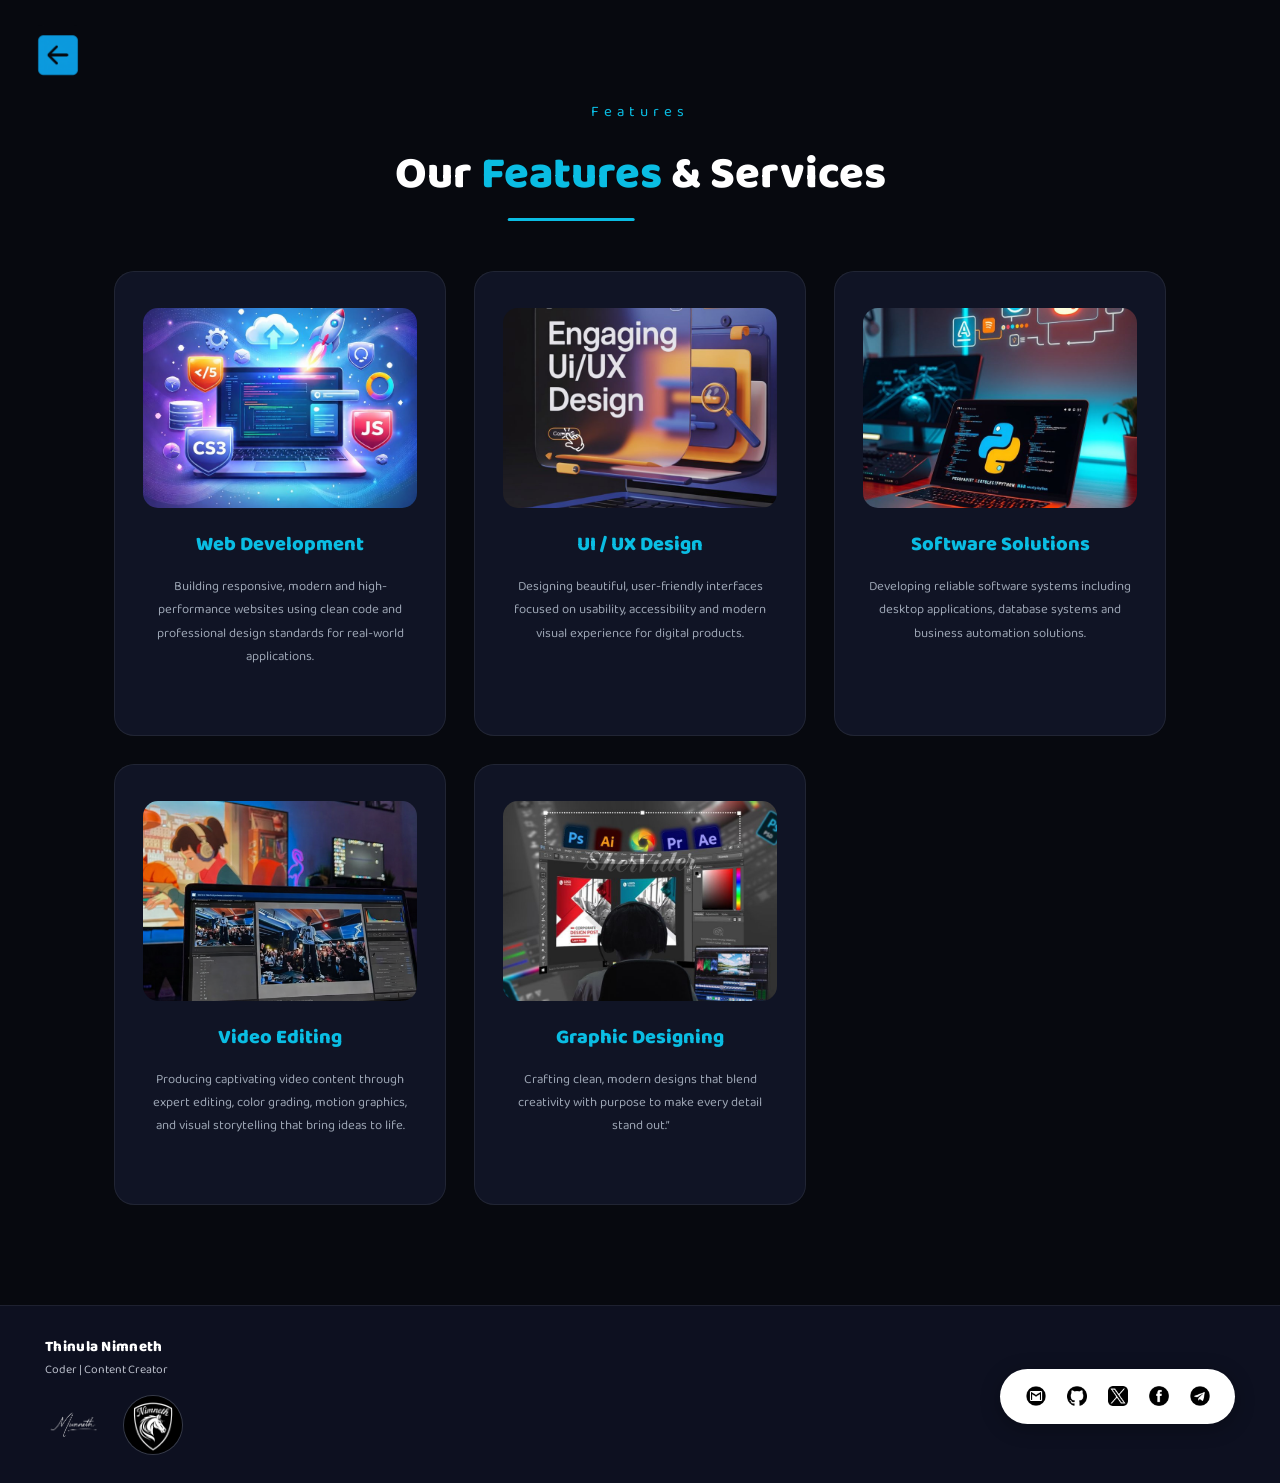
<file: services.html>
<!DOCTYPE html>
<html lang="en">
<head>
    <meta charset="UTF-8">
    <meta name="viewport" content="width=device-width, initial-scale=1.0">
    <title>Services</title>


    <!-- googlefonts -->


    <link rel="preconnect" href="https://fonts.googleapis.com">
    <link rel="preconnect" href="https://fonts.gstatic.com" crossorigin>
    <link href="https://fonts.googleapis.com/css2?family=Baloo+Bhai+2:wght@400;500;600;700;800&display=swap" rel="stylesheet">


        <!-- mylogoiconin_tab -->
     <link rel="icon" type="image" href="assets/signature.png">



     <link rel="stylesheet" href="style.css">
</head>

<body>



    <a href="index.html" class="back_btn">
        <img src="assets/services/backicon.png" alt="back_icon">
    </a>






 <section class="services-section">

    <p class="services-subtitle">
        Features
    </p>


    <h2 class="services-heading ">

        Our <span class="cyan">Features</span> & Services
    </h2>



    <div class="services-grid">




            <!-- card01 -->


<div class="services-card " >

         <div class="services-img">
             <img src="assets/services/webdev.jpg" alt="serviceone" >
         </div>


      <h3 class="services-title">
           Web Development
      </h3>

    <p class="services-desc">
        Building responsive, modern and high-performance
        websites using clean code and professional design
        standards for real-world applications.
    </p>

    

 </div>



    <!-- card02 -->



    <div class="services-card">

         <div class="services-img">
             <img src="assets/services/UX Design (1).jpg" alt="serviceone" >
         </div>


      <h3 class="services-title">
           UI / UX Design
      </h3>

    <p class="services-desc">
        Designing beautiful, user-friendly interfaces
        focused on usability, accessibility and modern
        visual experience for digital products.
    </p>

    

 </div>

  
      <!-- card03 -->

     <div class="services-card">

         <div class="services-img">
             <img src="assets/services/softwaredevelopment.jpg" alt="serviceone" >
         </div>


      <h3 class="services-title">
            Software Solutions
      </h3>

    <p class="services-desc">

       Developing reliable software systems including
       desktop applications, database systems and
       business automation solutions.
    </p>

    

     </div>




           <!-- card04 -->

     <div class="services-card">

         <div class="services-img">
             <img src="assets/services/videoediting.png" alt="serviceone" >
         </div>


      <h3 class="services-title">
           Video Editing 
      </h3>

    <p class="services-desc">

      Producing captivating video content through expert editing,
       color grading, motion graphics, and visual storytelling that
      bring ideas to life.
    </p>

    

     </div>




           <!-- card05 -->

     <div class="services-card">

         <div class="services-img">
             <img src="assets/services/graphicdesign.jpg" alt="serviceone" >
         </div>


      <h3 class="services-title">
          Graphic Designing
      </h3>

    <p class="services-desc">

       Crafting clean, modern designs that blend
        creativity with purpose to make every detail stand out.”
    </p>

    

     </div>









</div>
 </section>






 <!-- footer dev -->

<footer class="footer">


  <div class="footer-left">

    <div class="footer-info">
      <div class="footer-name">Thinula Nimneth</div>
      <div class="footer-tag">Coder | Content Creator</div>
    </div>


    <div class="footer-logo">

      <img src="assets/signaturelogo.png" alt="signatureimg">

      <div class="footer-badge">
        <img src="assets/icons/brandLogo.png" alt="logobusiness">
      </div>

    </div>

  </div>



  <div class="footer-socials">



    <a href="mailto:nimnethnetwork@gmail.com" title="Email" target="_blank">
      <img src="assets/icons/gmail_icon.png"  alt="email">
    </a>



    <a href="https://github.com/ThinulaNimneth" title="GitHub" target="_blank">
      <img src="assets/icons/githu.png" alt="github">
    </a>



    <a href="https://x.com/NimnethX" title="X (Twitter)" target="_blank">
      <img src="assets/icons/xlogo.png" alt="twitter">
    </a>



    <a href="" title="Facebook" target="_blank">
      <img src="assets/icons/fbicon.png" alt="Facebook">
    </a>



    <a href="http://t.me/NIMNETHphionix" title="Telegram" target="_blank">
      <img src="assets/icons/telegram.png" alt="telegram">
    </a>



  </div>



</footer>








    <script src="script.js"></script>
</body>
</html>
</file>
<file: style.css>
*, *::before, *::after {
  margin: 0;
  padding: 0;
  box-sizing: border-box;
}



html {
   scroll-behavior: smooth;
   }





:root {
  --bg:        #07090f;
  --cyan:      #0abde3;
  --cyan-dark: #0099c7;
  --white:     #ffffff;
  --text:      #b8bcc8;
  --font:      'Baloo Bhai 2', 'Segoe UI', system-ui, sans-serif;
}



body {
  background: var(--bg);
  color: var(--text);
  font-family: var(--font);
  overflow-x: hidden;
  min-height: 100vh;
}



a {
  text-decoration: none;
  color: inherit;
}



img {
  display: block;
  max-width: 100%;
}



::-webkit-scrollbar       { width: 4px; }
::-webkit-scrollbar-track { background: var(--bg); }
::-webkit-scrollbar-thumb { background: var(--cyan); border-radius: 10px; }





#navbar {
  position: fixed;
  top: 0; left: 0; right: 0;
  z-index: 999;
  background: rgba(7, 9, 15, 0.90);
  backdrop-filter: blur(18px);
  -webkit-backdrop-filter: blur(18px);
  border-bottom: 1px solid rgba(255, 255, 255, 0.05);
}



.nav-row1 {
  display: flex;
  align-items: center;
  justify-content: space-between;
  padding: 12px 52px;
}



.nav-logo img {
  height: 58px;
  width: auto;
  display: block;
  mix-blend-mode: screen;
}



.nav-right {
  display: flex;
  align-items: center;
  gap: 36px;
}



.nav-right a {
  font-size: 13px;
  font-weight: 400;
  color: rgba(255, 255, 255, 0.70);
  letter-spacing: 0.02em;
  transition: color .2s;
  position: relative;
  padding-bottom: 2px;
}



.nav-right a::after {
  content: '';
  position: absolute;
  bottom: -2px; left: 0;
  width: 0; height: 1.5px;
  background: var(--cyan);
  border-radius: 2px;
  transition: width .25s ease;
}



.nav-right a:hover,
.nav-right a.active        { color: var(--cyan); }
.nav-right a:hover::after,
.nav-right a.active::after { width: 100%; }





/* hero dev */



#hero {
  min-height: 100vh;
  display: flex;
  align-items: center;
  justify-content: space-between;
  padding: 80px 80px 0 80px;
  position: relative;
  overflow: hidden;
}


.hero-left {
  flex: 1;
  max-width: 580px;
 
}



.hero-name {
  font-size: clamp(54px, 7.5vw, 92px);
  font-weight: 800;
  line-height: 1.0;
  letter-spacing: -1px;
}



.name-white {
  color: var(--white);
  display: block;
}



.name-cyan {
  color: var(--cyan);
  display: block;
}




.hero-role {
  font-size: 17px;
  font-weight: 600;
  color: var(--cyan);
  margin-top: 16px;
  margin-bottom: 22px;
  line-height: 1.55;
}


.hero-desc {
  font-size: 14px;
  font-weight: 400;
  color: var(--text);
  max-width: 420px;
  line-height: 1.85;
  margin-bottom: 44px;
}



.hero-btns {
  display: flex;
  gap: 20px;
  flex-wrap: wrap;
}



.btn-solid {
  background: var(--cyan);
  color: var(--white);
  font-family: var(--font);
  font-size: 14px;
  font-weight: 600;
  padding: 14px 34px;
  border-radius: 50px;
  border: none;
  cursor: pointer;
  display: inline-block;
  letter-spacing: 0.02em;
  transition: background .2s, transform .15s, box-shadow .2s;
}



.btn-solid:hover {
  background: var(--cyan-dark);
  transform: translateY(-2px);
  box-shadow: 0 8px 28px rgba(10, 189, 227, 0.38);
}



.btn-outline {
  background: transparent;
  color: var(--white);
  font-family: var(--font);
  font-size: 14px;
  font-weight: 500;
  padding: 13px 34px;
  border-radius: 50px;
  border: 2px solid var(--cyan);
  cursor: pointer;
  display: inline-block;
  letter-spacing: 0.02em;
  transition: background .2s, transform .15s, box-shadow .2s;
}



.btn-outline:hover {
  background: rgba(10, 189, 227, 0.10);
  transform: translateY(-2px);
  box-shadow: 0 8px 24px rgba(10, 189, 227, 0.18);
}



.hero-right {
  flex: 0 0 auto;
  width: 480px;
  display: flex;
  justify-content: center;
  align-items: flex-end;
  align-self: flex-end;
  position: relative;
}



.hero-glow {

  position: absolute;
  left: 20%;
  top: 50%;
  transform: translate(-50%, -50%);
  width: 520px;
  height: 520px;
  border-radius: 50%;
  background: radial-gradient(
    circle at center,
    #00e5ff                      0%,
    #0abde3                     16%,
    #0899be                     34%,
    rgba(4,  140, 180, 0.48)    52%,
    rgba(2,   70, 120, 0.16)    70%,
    transparent                  84%
  );
  pointer-events: none;
  z-index: 0;
}




.hero-photo {


  width: clamp(300px, 30vw, 460px);
  position: relative;
  z-index: 1;
  top: 20px;
  right: 150px;
  
}



.hero-photo img {
  width: 100%;
  height: auto;
  display: block;
  filter: grayscale(100%) contrast(1.12) brightness(0.90);
  -webkit-mask-image: linear-gradient(to bottom, black 55%, transparent 100%);
  mask-image:         linear-gradient(to bottom, black 55%, transparent 100%);
}





@keyframes fadeUp {
  from { opacity: 0; transform: translateY(24px); }
  to   { opacity: 1; transform: translateY(0); }
}



@keyframes fadeIn {
  from { opacity: 0; }
  to   { opacity: 1; }
}



.hero-name  { animation: fadeUp .70s ease both; animation-delay: .10s; }
.hero-role  { animation: fadeUp .70s ease both; animation-delay: .22s; }
.hero-desc  { animation: fadeUp .70s ease both; animation-delay: .34s; }
.hero-btns  { animation: fadeUp .70s ease both; animation-delay: .46s; }
.hero-glow  { animation: fadeIn 1.00s ease both; animation-delay: .10s; }
.hero-right { animation: fadeUp .90s ease both; animation-delay: .30s; }





@media (max-width: 1024px) {
  #hero { padding: 80px 40px 0 40px; }
  .hero-right { width: 400px; }
}



@media (max-width: 820px) {
  .nav-row1  { padding: 12px 20px; }
  .nav-right { display: none; }








  #hero {
    flex-direction: column;
    align-items: flex-start;
    padding: 110px 24px 40px;
    gap: 10px;
  }




  .hero-left {
    max-width: 100%;
  }



  .hero-right {
    width: 100%;
    justify-content: center;
    align-self: center;
    margin-top: 10px;
  }


  .hero-photo {
    width: 260px;
    right: 0;
    left: 0;
    top: 0;
  }

  .hero-glow {
    left: 50%;  
    width: 300px;
    height: 300px;

  }
}











/* skills develop */




.skill-section {
  width: 100%;
  max-width: 860px;
  margin: 0 auto;
  padding: 80px 24px;
}


.skill-section h2 {
  text-align: center;
  margin-bottom: 52px;
  font-size: clamp(30px, 4vw, 44px);
  font-weight: 800;
  color: #ffffff;
  letter-spacing: -0.5px;
}



.skill-section h2 .cyan {
  color: var(--cyan);
  position: relative;
  display: inline-block;
  padding-bottom: 4px;
}


.skill-section h2 .cyan::after {
  content: '';
  position: absolute;
  left: 50%;
  transform: translateX(-50%);
  bottom: -8px;
  width: 65%;
  height: 3px;
  background: var(--cyan);
  border-radius: 2px;
}



.skill-grid {
  display: grid;
  grid-template-columns: 1fr 1fr;
  gap: 20px;
}


.card-cyan, .card-dark {
  border-radius: 20px;
  padding: 30px 28px 34px;
  transition: transform .2s, box-shadow .25s;
  position: relative;
  overflow: hidden;
}


.card-cyan:hover, .card-dark:hover {
  transform: translateY(-5px);
}


.card-cyan {

  background: var(--cyan);
  box-shadow: 0 0 40px rgba(10,189,227,0.45), 0 0 80px rgba(10,189,227,0.15);
}



.card-dark {
  background: #161c2d;
  border: 1px solid rgba(255,255,255,0.07);
  box-shadow: 0 8px 32px rgba(0,0,0,0.35);
  transition: transform .2s, box-shadow .25s, border-color .25s;
  
}



.card-dark:hover {
  transform: translateY(-5px);
  border-color: rgba(10,189,227,0.45);
  box-shadow: 0 8px 32px rgba(0,0,0,0.35), 0 0 24px rgba(10,189,227,0.12);

}



.card-header {
  display: flex;
  align-items: center;
  gap: 15px;
  margin-bottom: 22px;
}



.card-layout {
  display: flex;
  flex-direction: column;
  align-items: center;
  text-align: center;
}



.card-icon-frontend, .card-icon-backend,
.card-icon-tools, .card-icon-design {
  width: 52px;
  height: 52px;
  border-radius: 50%;
  display: flex;
  align-items: center;
  justify-content: center;
  flex-shrink: 0;
}



.card-icon-frontend { background: #0d1836; }
.card-icon-backend  { background: #0d1836; }
.card-icon-design   { background: #1a0e05; }
.card-icon-tools    { background: #111; border: 1px solid rgba(255,255,255,0.1); }



.card-icon-frontend img, .card-icon-backend img,
.card-icon-tools img, .card-icon-design img {
  width: 30px;
  height: 30px;
  object-fit: contain;
}



.card-cyan .card-title {
  font-size: 26px;
  font-weight: 800;
  color: #fff;
  margin-top: 14px;
  margin-bottom: 22px;
  letter-spacing: -0.3px;
}



.card-dark .card-title {
  font-size: 26px;
  font-weight: 700;
  text-align: center;
  margin-top: 14px;
  margin-bottom: 22px;
  letter-spacing: -0.3px;

  
}



.card-dark .card-title .t-cyan  { color: var(--cyan); }
.card-dark .card-title .t-white { color: white; }



.pills {

  display: flex;
  flex-wrap: wrap;
  gap: 10px;
}



.card-cyan .pills {
   justify-content: center;
   }



.pill {
  display: inline-flex;
  align-items: center;
  gap: 8px;
  border-radius: 10px;
  padding: 8px 16px;
  font-size: 13px;
  font-weight: 600;
  cursor: default;
  transition: transform .15s;
}



.pill:hover { 
  transform: scale(1.04);
 }




.card-cyan .pill {
  background: rgba(255,255,255,0.18);
  border: 1.5px solid rgba(255,255,255,0.3);
  color: white;
}




.card-dark .pill {
  background: rgba(255,255,255,0.05);
  border: 1px solid rgba(255,255,255,0.1);
  color: #d0d4e0;
}



.card-dark .pill:hover {
  border-color: rgba(10,189,227,0.4);
  background: rgba(10,189,227,0.07);
}



.pill img {
  width: 22px;
  height: 22px;
  object-fit: contain;
  border-radius: 4px;
  flex-shrink: 0;
}



@media (max-width: 620px) {
  .skill-grid { grid-template-columns: 1fr; }
}









/* projects dev */






.project-section {
  width: 100%;
  max-width: 860px;
  margin: 0 auto;
  padding: 80px 24px;
}



.project-section .heading {
  text-align: center;
  margin-bottom: 52px;
  font-size: clamp(30px, 4.5vw, 44px);
  font-weight: 800;
  color: white;
  letter-spacing: -0.5px;
}



.project-section .heading .cyan {
  color: var(--cyan);
  position: relative;
  display: inline-block;
  padding-bottom: 2px;
}



.project-section .heading .cyan::after {
  content: '';
  position: absolute;
  left: 50%;
  transform: translateX(-50%);
  bottom: -10px;
  width: 60%;
  height: 3px;
  background: var(--cyan);
  border-radius: 2px;
}



.proj-grid {
  display: grid;
  grid-template-columns: 1fr 1fr;
  gap: 22px;
}



.project-card {
  background: rgba(14, 19, 36, 0.9);
  border: 1px solid rgba(255,255,255,0.07);
  border-radius: 18px;
  overflow: hidden;
  backdrop-filter: blur(10px);
  -webkit-backdrop-filter: blur(10px);
  transition: transform .25s, border-color .25s, box-shadow .25s;
}



.project-card:hover {
  transform: translateY(-6px);
  border-color: rgba(10,189,227,0.45);
  box-shadow: 0 0 30px rgba(10,189,227,0.2), 0 0 60px rgba(10,189,227,0.08);
}




.proj-img {
  position: relative;
  width: 100%;
  height: 240px;
  overflow: hidden;
}



.proj-img img {
  width: 100%;
  height: 100%;
  object-fit: cover;
  display: block;
  transition: transform .4s ease;
}



.project-card:hover .proj-img img {
   transform: scale(1.04);

   }



.proj-img::after {
  content: '';
  position: absolute;
  left: 0; right: 0; bottom: 0;
  height: 65%;
  background: linear-gradient(
    to bottom, transparent 0%,
    rgba(10,13,25,0.55) 40%,
    rgba(10,13,25,0.92) 75%,
    rgba(10,13,25,1.0)  100%
  );


  pointer-events: none;
}




.project-title {
  position: absolute;
  bottom: 14px;
  left: 20px;
  right: 20px;
  font-size: 19px;
  font-weight: 700;
  color: #ffffff;
  letter-spacing: -0.2px;
  line-height: 1.25;
  z-index: 1;
  text-shadow: 0 2px 12px rgba(0,0,0,0.6);
}



.proj-body { 
  padding: 18px 20px 24px;

 }





.proj-desc {
  font-size: 12.5px;
  font-weight: 400;
  color: #8a90a0;
  line-height: 1.8;
}


@media (max-width: 620px) {
  .proj-grid { grid-template-columns: 1fr; }
}




/* assignments sec */




.assignment-section {
  width: 100%;
  max-width: 860px;
  margin: 0 auto;
  padding: 80px 24px;
}



.assignment-section .heading {
  text-align: center;
  margin-bottom: 52px;
  font-size: clamp(30px, 4.5vw, 44px);
  font-weight: 800;
  color: white;
  letter-spacing: -0.5px;
}



.assignment-section .heading .cyan {
  color: var(--cyan);
  position: relative;
  display: inline-block;
  padding-bottom: 2px;
}




.assignment-section .heading .cyan::after {
  content: '';
  position: absolute;
  left: 50%;
  transform: translateX(-50%);
  bottom: -10px;
  width: 60%;
  height: 3px;
  background: var(--cyan);
  border-radius: 2px;
}




.assignment-grid {
  display: grid;
  grid-template-columns: 1fr 1fr;
  gap: 22px;
}


.assignment-card {
  background: rgba(14, 19, 36, 0.9);
  border: 1px solid rgba(255,255,255,0.07);
  border-radius: 18px;
  overflow: hidden;
  backdrop-filter: blur(10px);
  -webkit-backdrop-filter: blur(10px);
  transition: transform .25s, border-color .25s, box-shadow .25s;
}


.assignment-card:hover {
  transform: translateY(-6px);
  border-color: rgba(10,189,227,0.45);
  box-shadow: 0 0 30px rgba(10,189,227,0.2), 0 0 60px rgba(10,189,227,0.08);
}


.assignment-img {
  position: relative;
  width: 100%;
  height: 240px;
  overflow: hidden;
}


.assignment-img img {
  width: 100%;
  height: 100%;
  object-fit: cover;
  display: block;
  transition: transform .4s ease;
}



.assignment-card:hover .assignment-img img {
   transform: scale(1.04);
  
  }



.assignment-img::after {
  content: '';
  position: absolute;
  left: 0; right: 0; bottom: 0;
  height: 65%;
  background: linear-gradient(
    to bottom, transparent 0%,
    rgba(10,13,25,0.55) 40%,
    rgba(10,13,25,0.92) 75%,
    rgba(10,13,25,1.0)  100%
  );
  pointer-events: none;
}



.assignment-title {
  position: absolute;
  bottom: 14px;
  left: 20px;
  right: 20px;
  font-size: 19px;
  font-weight: 700;
  color: #ffffff;
  letter-spacing: -0.2px;
  line-height: 1.25;
  z-index: 1;
  text-shadow: 0 2px 12px rgba(0,0,0,0.6);
}



.assignment-body {
   padding: 18px 20px 24px;
   }



.assignment-desc {
  font-size: 12.5px;
  font-weight: 400;
  color: #8a90a0;
  line-height: 1.8;
}




.assignment-btn {
  display: inline-flex;
  align-items: center;
  gap: 8px;
  margin-top: 16px;
  padding: 10px 22px;
  font-size: 13px;
  font-weight: 600;
  color: var(--cyan);
  border: 1.5px solid var(--cyan);
  border-radius: 50px;
  letter-spacing: 0.02em;
  transition: background .2s, color .2s, transform .15s, box-shadow .2s;
}


.assignment-btn:hover {
  background: var(--cyan);
  color: white;
  transform: translateY(-2px);
  box-shadow: 0 8px 24px rgba(10, 189, 227, 0.28);
}



@media (max-width: 620px) {
  .assignment-grid { grid-template-columns: 1fr; }
}















/* edu development */





.edu-section {
  width: 100%;
  max-width: 860px;
  margin: 0 auto;
  padding: 80px 24px;
}

.edu-section .heading {
  text-align: center;
  font-size: clamp(28px, 4vw, 42px);
  font-weight: 800;
  color: white;
  letter-spacing: -0.5px;
  margin-bottom: 60px;
}

.edu-section .heading .cyan {
  color: var(--cyan);
  position: relative;
  display: inline-block;
  padding-bottom: 2px;
}

.edu-section .heading .cyan::after {
  content: '';
  position: absolute;
  left: 50%;
  transform: translateX(-50%);
  bottom: -10px;
  width: 55%;
  height: 3px;
  background: var(--cyan);
  border-radius: 2px;
}


.timeline {
  position: relative;
  display: grid;
  grid-template-columns: 1fr 2px 1fr;
  row-gap: 0;
}


.timeline-line {
  grid-column: 2;
  grid-row: 1/99;
  background: linear-gradient(
    to bottom, #0abde3 0%, #0abde3 85%, rgba(10,189,227,0.0) 100%
  );


  width: 2px;
  justify-self: center;
}



.tl-left {
  grid-column: 1;
  padding: 32px 40px 32px 0;
  display: flex;
  justify-content: flex-end;
}



.tl-right {
  grid-column: 3;
  padding: 32px 0 32px 40px;
  display: flex;
  justify-content: flex-start;
}



.tl-spacer-left  {
   grid-column: 1;
   }
.tl-spacer-right {
   grid-column: 3;
   }




.edu-card {

  background: rgba(22, 28, 48, 0.85);
  border: 1px solid rgba(255,255,255,0.07);
  border-radius: 12px;
  padding: 20px 22px 22px;
  width: 100%;
  max-width: 340px;
  backdrop-filter: blur(12px);
  -webkit-backdrop-filter: blur(12px);
  transition: border-color .25s, transform .2s, box-shadow .25s;
}


.edu-card:hover {
  border-color: rgba(10,189,227,0.3);
  transform: translateY(-3px);
  box-shadow: 0 16px 40px rgba(0,0,0,0.4);
}


.card-title {
  font-size: 13px;
  font-weight: 600;
  color: var(--cyan);
  margin-bottom: 6px;
  letter-spacing: 0.02em;
}


.card-date {
  font-size: 12px;
  font-weight: 400;
  color: white;
  margin-bottom: 12px;
  letter-spacing: 0.02em;
}



.card-desc {
  font-size: 13px;
  font-weight: 600;
  color: #d8dce8;
  line-height: 1.7;
}



@media (max-width: 600px) {

  .timeline { grid-template-columns: 28px 1fr; }

  .timeline-line { grid-column: 1; grid-row: 1/99; }

  .tl-left, .tl-right {
    grid-column: 2;
    padding: 20px 0 20px 20px;
    justify-content: flex-start;
  }

  .tl-spacer-left, .tl-spacer-right { display: none; }

  .edu-card { max-width: 100%; }
}



/* hobbies dev */




.hobbies-section {
  width: 100%;
  max-width: 950px;
  margin: 0 auto;
  padding: 80px 24px;
}



.hobbies-section .sec-heading {
  text-align: center;
  font-size: clamp(28px, 4vw, 42px);
  font-weight: 800;
  color: white;
  letter-spacing: -0.5px;
  margin-bottom: 56px;
}



.hobbies-section .sec-heading .cyan {
  color: var(--cyan);
  position: relative;
  display: inline-block;
  padding-bottom: 2px;
}



.hobbies-section .sec-heading .cyan::after {
  content: '';
  position: absolute;
  left: 50%;
  transform: translateX(-50%);
  bottom: -10px;
  width: 65%;
  height: 3px;
  background: var(--cyan);
  border-radius: 2px;
}



.hobbies-grid {
  display: grid;
  grid-template-columns: repeat(3, 1fr);
  gap: 20px;
  align-items: stretch;
}



.hobby-card {
  background: rgba(22, 28, 48, 0.85);
  border: 1px solid rgba(255, 255, 255, 0.07);
  border-radius: 18px;
  padding: 26px 24px 30px;
  backdrop-filter: blur(12px);
  -webkit-backdrop-filter: blur(12px);
  transition: border-color .25s, transform .2s, box-shadow .25s;
  display: flex;
  flex-direction: column;
}



.hobby-card:hover {
  border-color: rgba(10, 189, 227, 0.3);
  transform: translateY(-5px);
  box-shadow: 0 16px 40px rgba(0, 0, 0, 0.4);
}



.hobby-card .card-header {
  display: flex;
  align-items: center;
  gap: 14px;
  margin-bottom: 18px;
}



.hobby-card .icon-circle {
  width: 52px;
  height: 52px;
  border-radius: 50%;
  background: #0d1836;
  border: 1px solid rgba(255, 255, 255, 0.1);
  display: flex;
  align-items: center;
  justify-content: center;
  flex-shrink: 0;
  overflow: hidden;
}



.hobby-card .card-title {
  font-size: 15px;
  font-weight: 700;
  color: var(--cyan);
  line-height: 1.3;
  letter-spacing: 0.01em;
}



.hobby-card .card-desc {
  font-size: 13px;
  font-weight: 600;
  color: #d8dce8;
  line-height: 1.7;
  flex: 1;
}



@media (max-width: 620px) {

  .hobbies-grid { grid-template-columns: 1fr; }
}



@media (min-width: 621px) and (max-width: 860px) {

  .hobbies-grid { grid-template-columns: 1fr 1fr; }
}




/* gallery develop */



.gallery-section {
  width: 100%;
  max-width: 860px;
  margin: 0 auto;
  padding: 80px 24px;
}

.gallery-section .sec-heading {
  text-align: center;
  font-size: clamp(28px, 4vw, 42px);
  font-weight: 800;
  color: white;
  letter-spacing: -0.5px;
  margin-bottom: 56px;
}

.gallery-section .sec-heading .cyan {
  color: var(--cyan);
  position: relative;
  display: inline-block;
  padding-bottom: 2px;
}

.gallery-section .sec-heading .cyan::after {
  content: '';
  position: absolute;
  left: 50%;
  transform: translateX(-50%);
  bottom: -10px;
  width: 65%;
  height: 3px;
  background: var(--cyan);
  border-radius: 2px;
}


.gallery-container {

  background: rgba(18, 23, 40, 0.90);
  border: 1px solid rgba(255, 255, 255, 0.07);
  border-radius: 10px;
  padding: 22px;
  backdrop-filter: blur(12px);
  -webkit-backdrop-filter: blur(12px);
  transition: border-color .25s, box-shadow .25s;
}



.gallery-container:hover {
  border-color: rgba(10, 189, 227, 0.20);
  box-shadow: 0 0 40px rgba(10, 189, 227, 0.08);
}


.gallery-grid {
  display: grid;
  grid-template-columns: repeat(3, 1fr);
  gap: 14px;
}



.gal-cell {
  aspect-ratio: 1 / 1;
  border-radius: 12px;
  overflow: hidden;
  position: relative;
  background: #111520;
  cursor: pointer;
  outline: 1px solid rgba(255, 255, 255, 0.05);
  outline-offset: 0px;
  transition: transform 0.3s ease, outline-color 0.3s ease, box-shadow 0.3s ease;
}



.gal-cell:hover {
  transform: translateY(-4px);
  outline-color: var(--cyan);
  box-shadow:
    inset 0 0 0 1.5px var(--cyan),
    0 0 18px rgba(10, 189, 227, 0.55),
    0 0 40px rgba(10, 189, 227, 0.25),
    0 0 70px rgba(10, 189, 227, 0.10);
}



.gal-cell::after {
  content: '';
  position: absolute;
  inset: 0;
  border-radius: 12px;
  border: 1.5px solid transparent;
  box-shadow: inset 0 0 20px rgba(10, 189, 227, 0.18);
  opacity: 0;
  transition: opacity 0.3s ease;
  pointer-events: none;
  z-index: 2;
}



.gal-cell:hover {
   opacity: 1; 
  }


.gal-cell img {
  width: 100%;
  height: 100%;
  object-fit: cover;
  display: block;
  transition: transform 0.5s ease;
}



.gal-cell:hover img { 
  transform: scale(1.07);
 }



@media (max-width: 560px) {
  .gallery-grid {
    grid-template-columns: repeat(2, 1fr);
    gap: 10px;
  }
  .gallery-container { padding: 16px; }
}




/* contact dev */





.contact-section {
  width: 100%;
  max-width: 520px;
  margin: 0 auto;
  padding: 80px 24px;
}

.sec-heading {
  text-align: center;
  font-size: clamp(28px, 5vw, 42px);
  font-weight: 800;
  color: white;
  margin-bottom: 50px;
}

.cyan {
  color: #0abde3;
  position: relative;
  display: inline-block;
}

.cyan::after {
  content: '';
  position: absolute;
  left: 50%;
  transform: translateX(-50%);
  bottom: -10px;
  width: 70%;
  height: 3px;
  background: #0abde3;
  border-radius: 2px;
}

.contact-form {
  display: flex;
  flex-direction: column;
  gap: 14px;
}

.form-input {
  width: 100%;
  height: 52px;
  background: #1e2433;
  border: 1px solid rgba(255,255,255,0.06);
  border-radius: 50px;
  padding: 0 22px;
  font-size: 14px;
  color: white;
  outline: none;
  transition: 0.2s;
}


.form-input::placeholder {
   color: #6b7280; 
  }



.form-input:focus {
  border-color: rgba(10,189,227,0.5);
  background: #222840;
  box-shadow: 0 0 0 3px rgba(10,189,227,0.08);
}


.form-textarea {
  width: 100%;
  min-height: 150px;
  background: #1e2433;
  border: 1px solid rgba(255,255,255,0.06);
  border-radius: 16px;
  padding: 16px 22px;
  font-size: 14px;
  color: white;
  outline: none;
  resize: vertical;
  transition: 0.2s;
}



.form-textarea::placeholder { 
  color: #6b7280; 
}


.form-textarea:focus {
  border-color: rgba(10,189,227,0.5);
  background: #222840;
  box-shadow: 0 0 0 3px rgba(10,189,227,0.08);
}



.btn-send {
  width: 100%;
  height: 52px;
  background: #0abde3;
  border: none;
  border-radius: 50px;
  font-size: 15px;
  font-weight: 600;
  color: white;
  cursor: pointer;
  transition: 0.2s;
}



.btn-send:hover {
  background: #09a9cc;
  transform: translateY(-2px);
  box-shadow: 0 10px 30px rgba(10,189,227,0.35);
}



.btn-send:active {
  transform: translateY(0);
  box-shadow: none;
}



.btn-send.sent { 
  background: #0a8a6e; 
}




/* footer */



.footer {
  background: #0d1020;
  border-top: 1px solid rgba(255, 255, 255, 0.07);
  padding: 32px 45px 28px;
  display: flex;
  align-items: center;
  justify-content: space-between;
  gap: 20px;
  flex-wrap: wrap;
}



.footer-left {
  display: flex;
  flex-direction: column;
  gap: 15px;
}



.footer-info {
  display: flex;
  flex-direction: column;
  gap: 3px;
}



.footer-name {
  font-size: 15px;
  font-weight: 800;
  color: white;
  letter-spacing: 0.02em;
  line-height: 1.3;
}



.footer-tag {
  font-size: 12px;
  font-weight: 400;
  color: #b8bcc8;
}



.footer-logo {
  display: flex;
  align-items: center;
  gap: 18px;
}



.footer-logo > img {
  max-height: 60px;
  width: auto;
  display: block;
  opacity: 0.9;
}



.footer-badge {
  width: 60px;
  height: 60px;
  border-radius: 50%;
  background-color: #1a1f2e;
  border: 1px solid rgba(255, 255, 255, 0.12);
  display: flex;
  align-items: center;
  justify-content: center;
  overflow: hidden;
  flex-shrink: 0;
}



.footer-badge img {
  width: 100%;
  height: 100%;
  object-fit: cover;
}



.footer-socials {
  display: flex;
  align-items: center;
  gap: 6px;
  background: white;
  border-radius: 50px;
  padding: 10px 18px;
  box-shadow: 0 4px 20px rgba(0, 0, 0, 0.3);
}



.footer-socials a {
  width: 35px;
  height: 35px;
  display: flex;
  align-items: center;
  justify-content: center;
  border-radius: 50%;
  transition: background 0.2s, transform 0.15s;
}



.footer-socials a:hover {
  background: rgba(0, 0, 0, 0.08);
  transform: scale(1.15);
}




.footer-socials a img {
  width: 20px;
  height: 20px;
  object-fit: contain;
}



@media (max-width: 600px) {
  .footer {
    flex-direction: column;
    align-items: flex-start;
    padding: 25px 24px;
    gap: 30px;
  }
  .footer-socials { align-self: flex-start; }
}







/* Burger button menu dev */


.burger {
  display: none;
  flex-direction: column;
  justify-content: center;
  gap: 5px;
  width: 36px;
  height: 36px;
  background: transparent;
  border: none;
  cursor: pointer;
  padding: 4px;
  z-index: 1001;
}


.burger span {
  display: block;
  width: 100%;
  height: 2px;
  background: var(--white);
  border-radius: 2px;
  transition: transform 0.3s ease, opacity 0.3s ease;
}



.burger.open span:nth-child(1) {
   transform: translateY(7px) rotate(45deg);
   }
.burger.open span:nth-child(2) {
   opacity: 0; 
  }
.burger.open span:nth-child(3) {
   transform: translateY(-7px) rotate(-45deg);
   }


.mobile-menu {
  display: none;
  flex-direction: column;
  padding: 10px 20px 20px;
  gap: 2px;
  border-top: 1px solid rgba(255, 255, 255, 0.06);
}


.mobile-menu a {
  font-size: 14px;
  font-weight: 500;
  color: rgba(255, 255, 255, 0.75);
  padding: 12px 4px;
  border-bottom: 1px solid rgba(255, 255, 255, 0.05);
  transition: color 0.2s, padding-left 0.2s;
}


.mobile-menu a:hover {
  color: var(--cyan);
  padding-left: 10px;
}



@media (max-width: 820px) {
  .burger { display: flex; }
  .mobile-menu.open { display: flex; }
}





/* services section dev -seperate services page */



.services-section{
  width: 100%;
  max-width: 1100px;
  margin: 0 auto;
  padding: 100px 24px;
  text-align: center;
}

.services-subtitle {
  font-size: 15px;
  color: var(--cyan);
  letter-spacing: 5px;
  margin-bottom: 14px;
}

.services-heading{
  font-size: clamp(32px, 4.5vw, 45px);
  font-weight: 800;
  color: white;
  margin-bottom: 60px;
}

.services-grid{
  display: grid;
  grid-template-columns: repeat(3, 1fr);
  gap: 28px;
}


.services-card{
  background: rgba(18, 23, 40, 0.90);
  border: 1px solid rgba(255,255,255,0.07);
  border-radius: 20px;
  padding: 36px 28px 40px;
  backdrop-filter: blur(10px);
  
 
  transition: all 0.4s cubic-bezier(0.4, 0.0, 0.2, 1);
}

.services-card:hover{
  transform: translateY(-10px);         
  border-color: rgba(10,189,227,0.55);
  
  box-shadow:
    0 20px 35px rgba(10,189,227,0.25),
    0 10px 20px rgba(0,0,0,0.3);
}


.services-img{
  width: 100%;
  height: 200px;
  border-radius: 15px;
  overflow: hidden;
  margin-bottom: 20px;
}

.services-img img {
  width: 100%;
  height: 100%;
  object-fit: cover;
  display: block;
  transition: transform 0.45s ease;   
}

.services-card:hover .services-img img {
  transform: scale(1.06);             
}

.services-title{
  font-size: 20px;
  font-weight: 800;
  color: var(--cyan);
  margin-bottom: 14px;
  transition: color 0.3s ease;
}

.services-card:hover .services-title {
  color: #00d4ff;                     
}

.services-desc{
  font: bold;
  font-size: 13px;
  color: #9aa3b2;
  line-height: 1.8;
  margin-bottom: 26px;
}


@media (max-width: 900px) {
  .services-grid {
    grid-template-columns: repeat(2, 1fr);
  }
}

@media (max-width: 600px) {
  .services-grid {
    grid-template-columns: 1fr;
  }
}


/* back button */



.back_btn {
  position: absolute;
  top: 25px;
  left: 28px;
  z-index: 1000;
  width: 60px;
  height: 60px;
  overflow: hidden;
  display: flex;
  align-items: center;
  justify-content: center;      
  opacity: 0.90;
  transition: transform 0.25s ease, box-shadow 0.25s ease, opacity 0.25s ease;
  border-radius: 10px;
}

.back_btn img {
  width: 100%;
  height: 100%;
  object-fit: cover;
  display: block;
  border-radius: 14px;
}

.back_btn:hover {                
  transform: translateX(-5px) scale(1.08);
  opacity: 1;
  box-shadow:
    0 0 18px rgba(10, 189, 227, 0.55),
    0 0 40px rgba(10, 189, 227, 0.25);
}






/* services section in main website */


.services-section_web{

  padding: 140px 5% 160px;
  display: flex;
  align-items: center;
  justify-content: center;
  position: relative;
  overflow: hidden;
}


.services-wrapper_web{
  max-width: 1400px;
  width: 100%;
  display: flex;
  align-items: flex-end;
  justify-content: space-between;
  gap: 60px;
  flex-wrap: wrap;

}

.services-txt_web{
  flex: 1;
  min-width: 300px;
}


.services-title_web{
  font-family: var(--font);
  font-size:clamp(4.5rem, 8vw, 6.8rem) ;
  font-weight: 800;
  line-height: 1;
  letter-spacing: -6px;
  color: var(--white);
  margin: 0 0 24px 0;
}


.services-highlights{
  
  background: linear-gradient(90deg, #00d4ff, var(--cyan));
  -webkit-background-clip: text;
  -webkit-text-fill-color: transparent;
  font-weight: 800;
  letter-spacing: -2px;
}


.services-subtitle_web{
  font-family: var(--font);
  font-size: 20px;
  line-height: 1.5;
  color: var(--text);
  max-width: 520px;
  margin: 0;
}


.services-btn-web {
    display: inline-flex;
    align-items: center;
    gap: 12px;                  
    padding: 18px 42px;          
    font-size: 1.15rem;          
    font-weight: 600;
    color: var(--cyan);
    border: 1.5px solid var(--cyan);
    border-radius: 50px;
    letter-spacing: 0.02em;
    text-decoration: none;
    white-space: nowrap;
    transition: background .2s, color .2s, transform .15s, box-shadow .2s;
    flex-shrink: 0;
}

.services-btn-web:hover {
    background: var(--cyan);
    color: white;
    transform: translateY(-2px);
    box-shadow: 0 8px 24px rgba(10, 189, 227, 0.28);
}


.arrow {
    font-size: 1.7rem;
    transition: transform 0.3s ease;
}

.services-btn-web:hover .arrow {
    transform: translateX(8px);
}








@media (max-width: 768px) {
    .services-section_web {
        padding: 100px 5% 120px;
    }
    
    .services-wrapper_web {
        flex-direction: column;
        align-items: flex-start;
        gap: 40px;
    }
    
    .services-btn-web {
        padding: 16px 36px;
        font-size: 1.1rem;
    }
}







/* scroll animaition dev */


.autoShow {
  animation: text-appear both;
  animation-timeline: view();
  animation-range: entry 20% cover 100vh;
}

@keyframes text-appear {
  from {
    opacity: 0;
    transform: translateY(100px);
  }
  to {
    opacity: 1;
    transform: translateY(0) ;
  }
}




.fadeUP {
  animation: fadeUP 0.8s ease both;
  animation-timeline: view();
}



.timeline .edu-card:nth-of-type(1) {
  animation-range: entry 20% cover 40%;
}

.timeline .edu-card:nth-of-type(2) {
  animation-range: entry 40% cover 60%;
}

.timeline .edu-card:nth-of-type(3) {
  animation-range: entry 60% cover 80%;
}

@keyframes fadeUP {

  from {
    opacity: 0;
    transform: translateY(10px) scale(0.5);
  }

  to {
    opacity: 1;
    transform: translateY(0) scale(1);
  }

}










/* Assignment View Details Section Develop */



:root {
  --cyan: #0abde3;
  --bg-dark: #0a0d19;
  --card-bg: rgba(14, 19, 36, 0.9);
}


.video-link {
  color: #0abde3;             
  text-decoration: none;    
  transition: color 0.3s ease;
}

.video-link:hover {
  color: lightblue;        
}





.details-body {
  background-color: var(--bg-dark);
  font-family: 'Inter', sans-serif;
  color: white;
  margin: 0;
}

.details-container {
  max-width: 900px;
  margin: 0 auto;
  padding: 60px 24px;
}

.back-link {
  color: var(--cyan);
  text-decoration: none;
  font-size: 14px;
  margin-bottom: 20px;
  display: inline-block;
  transition: opacity 0.3s;
}

.back-link:hover {
  opacity: 0.7;
}

.details-card {
  background: var(--card-bg);
  border: 1px solid rgba(255, 255, 255, 0.07);
  border-radius: 24px;
  overflow: hidden;
  backdrop-filter: blur(10px);
}


.image-container {
  width: 100%;
  height: 400px; 
  background: #000;
  overflow: hidden;
}

.image-container img {
  width: 100%;
  height: 100%;
  object-fit: cover;
  display: block;
  transition: transform 0.5s ease;
}


.details-card:hover .image-container img {
  transform: scale(1.05);
}

.content-wrapper {
  padding: 40px;
}

.sub-heading {
  font-size: 24px;
  margin-bottom: 15px;
  color: white;
}

.task-title {
  margin-top: 30px;
  font-size: 18px;
  color: var(--cyan);
}

.task-list {
  list-style: none;
  padding: 0;
  margin: 20px 0;
}

.task-list li {
  font-size: 14px;
  color: #8a90a0;
  line-height: 2;
  margin-bottom: 10px;
  display: flex;
  gap: 15px;
}

.task-list li span {
  color: var(--cyan);
  font-weight: bold;
}

.action-links {
  display: flex;
  gap: 15px;
  margin-top: 30px;
}

.assignment-btn {
  display: inline-flex;
  align-items: center;
  padding: 10px 22px;
  font-size: 13px;
  font-weight: 600;
  color: var(--cyan);
  border: 1.5px solid var(--cyan);
  border-radius: 50px;
  text-decoration: none;
  transition: all 0.2s;
}

.assignment-btn:hover {
  background: var(--cyan);
  color: white;
  box-shadow: 0 8px 24px rgba(10, 189, 227, 0.28);
}

@media (max-width: 600px) {
  .action-links {
    flex-direction: column;
  }
  
  .content-wrapper {
    padding: 20px;
  }

  .image-container {
    height: 250px;
  }
}
</file>
